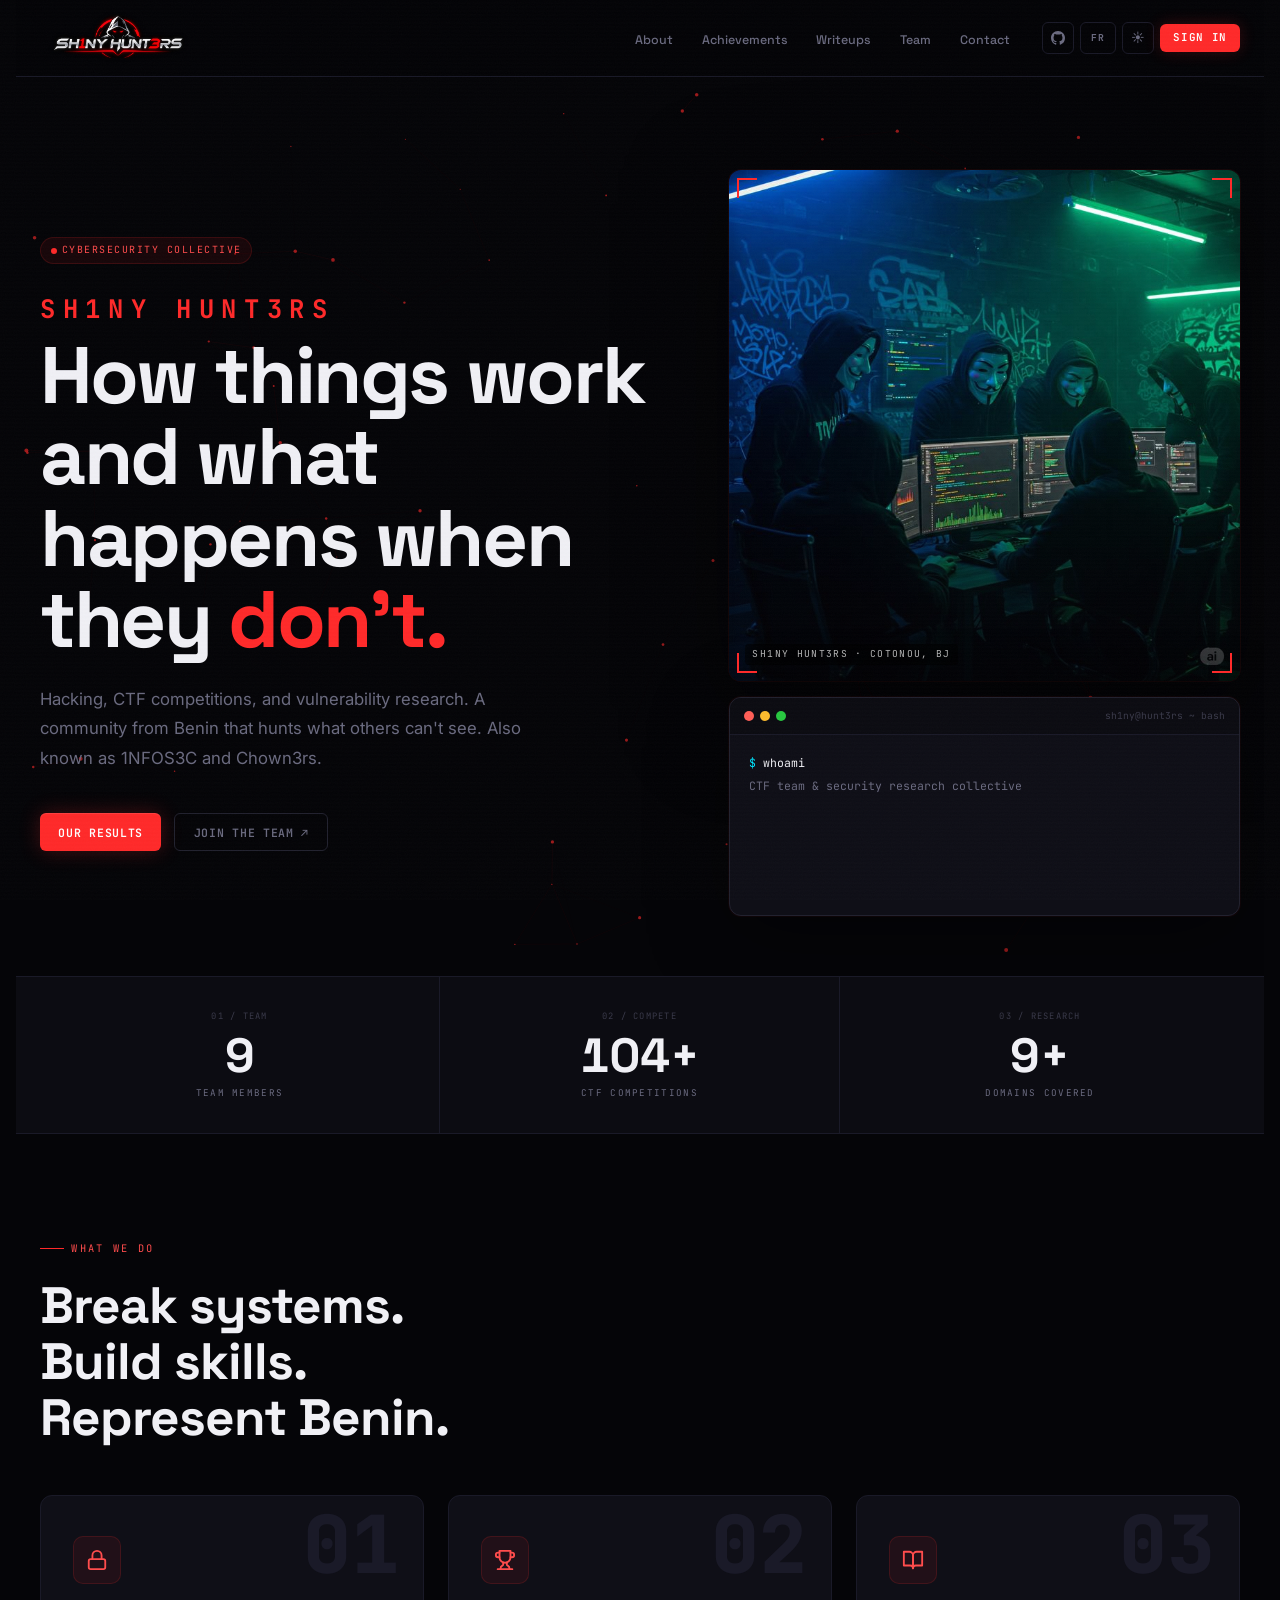
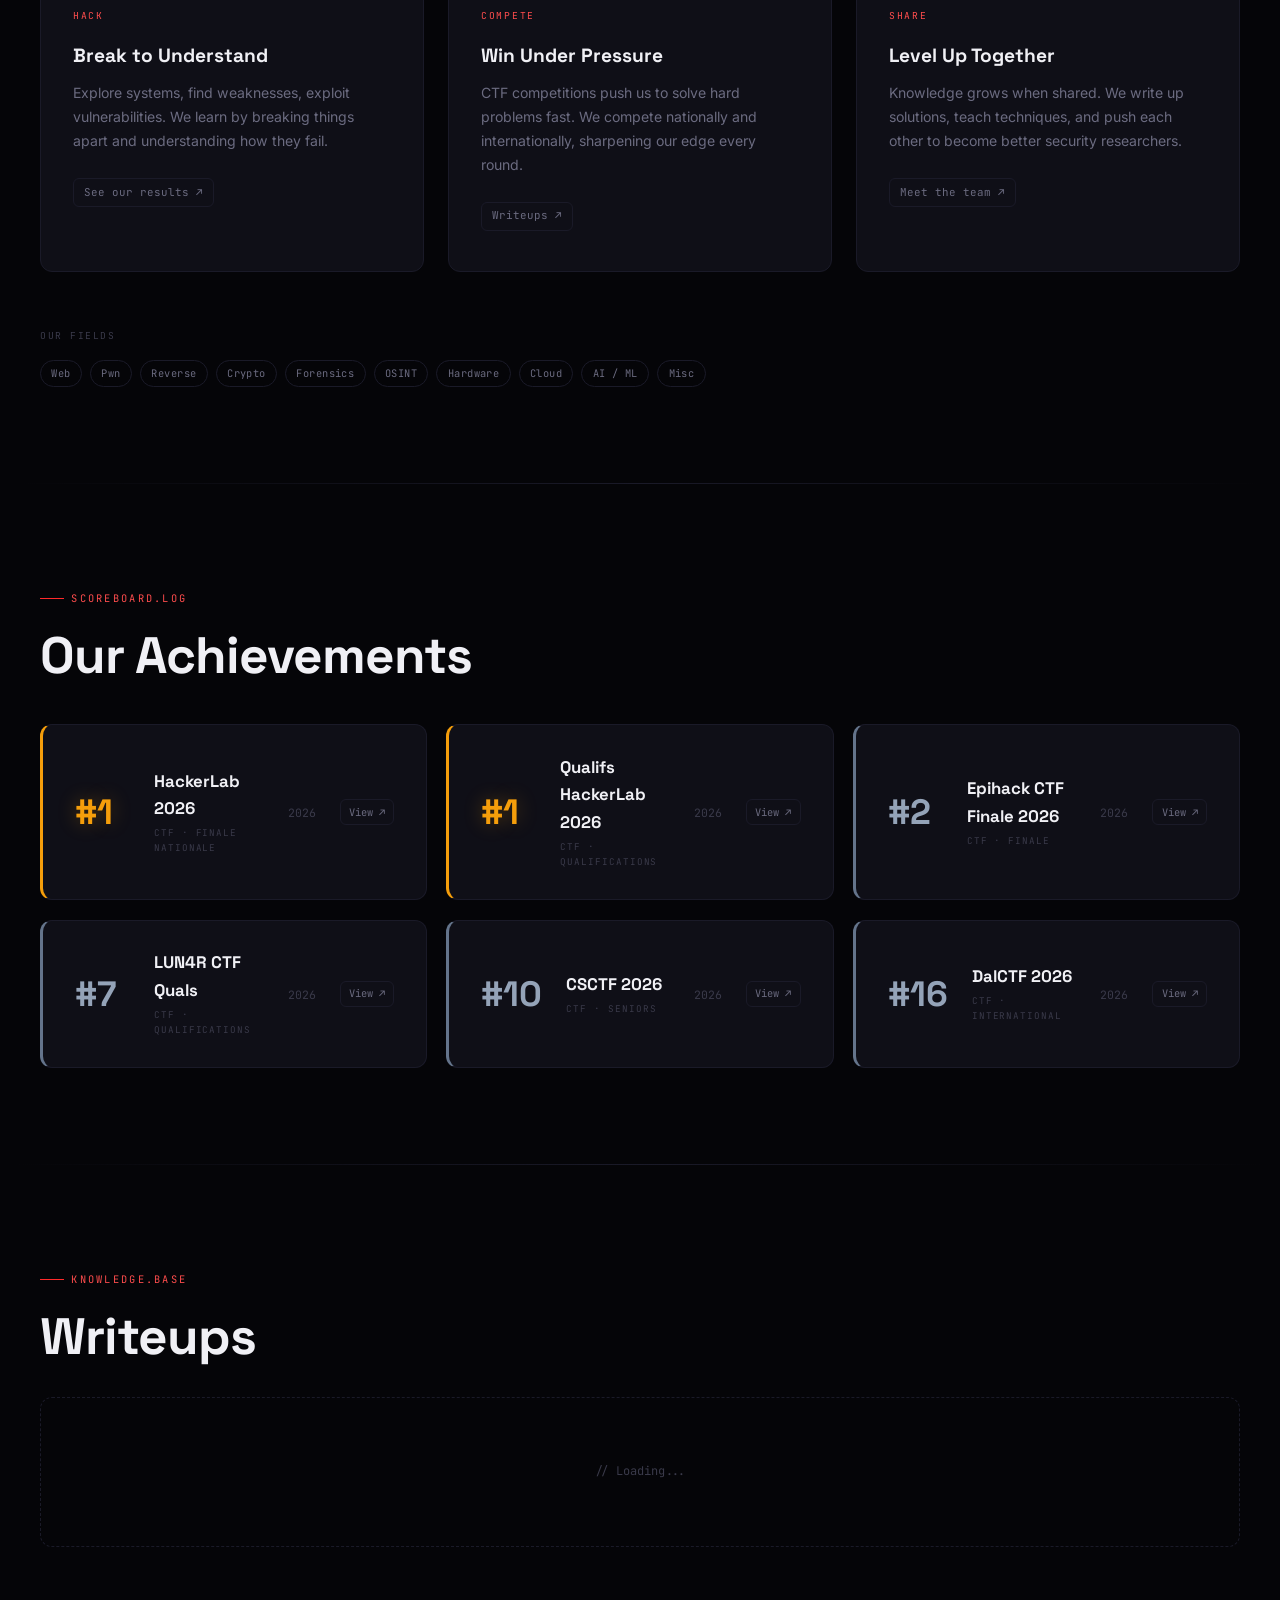
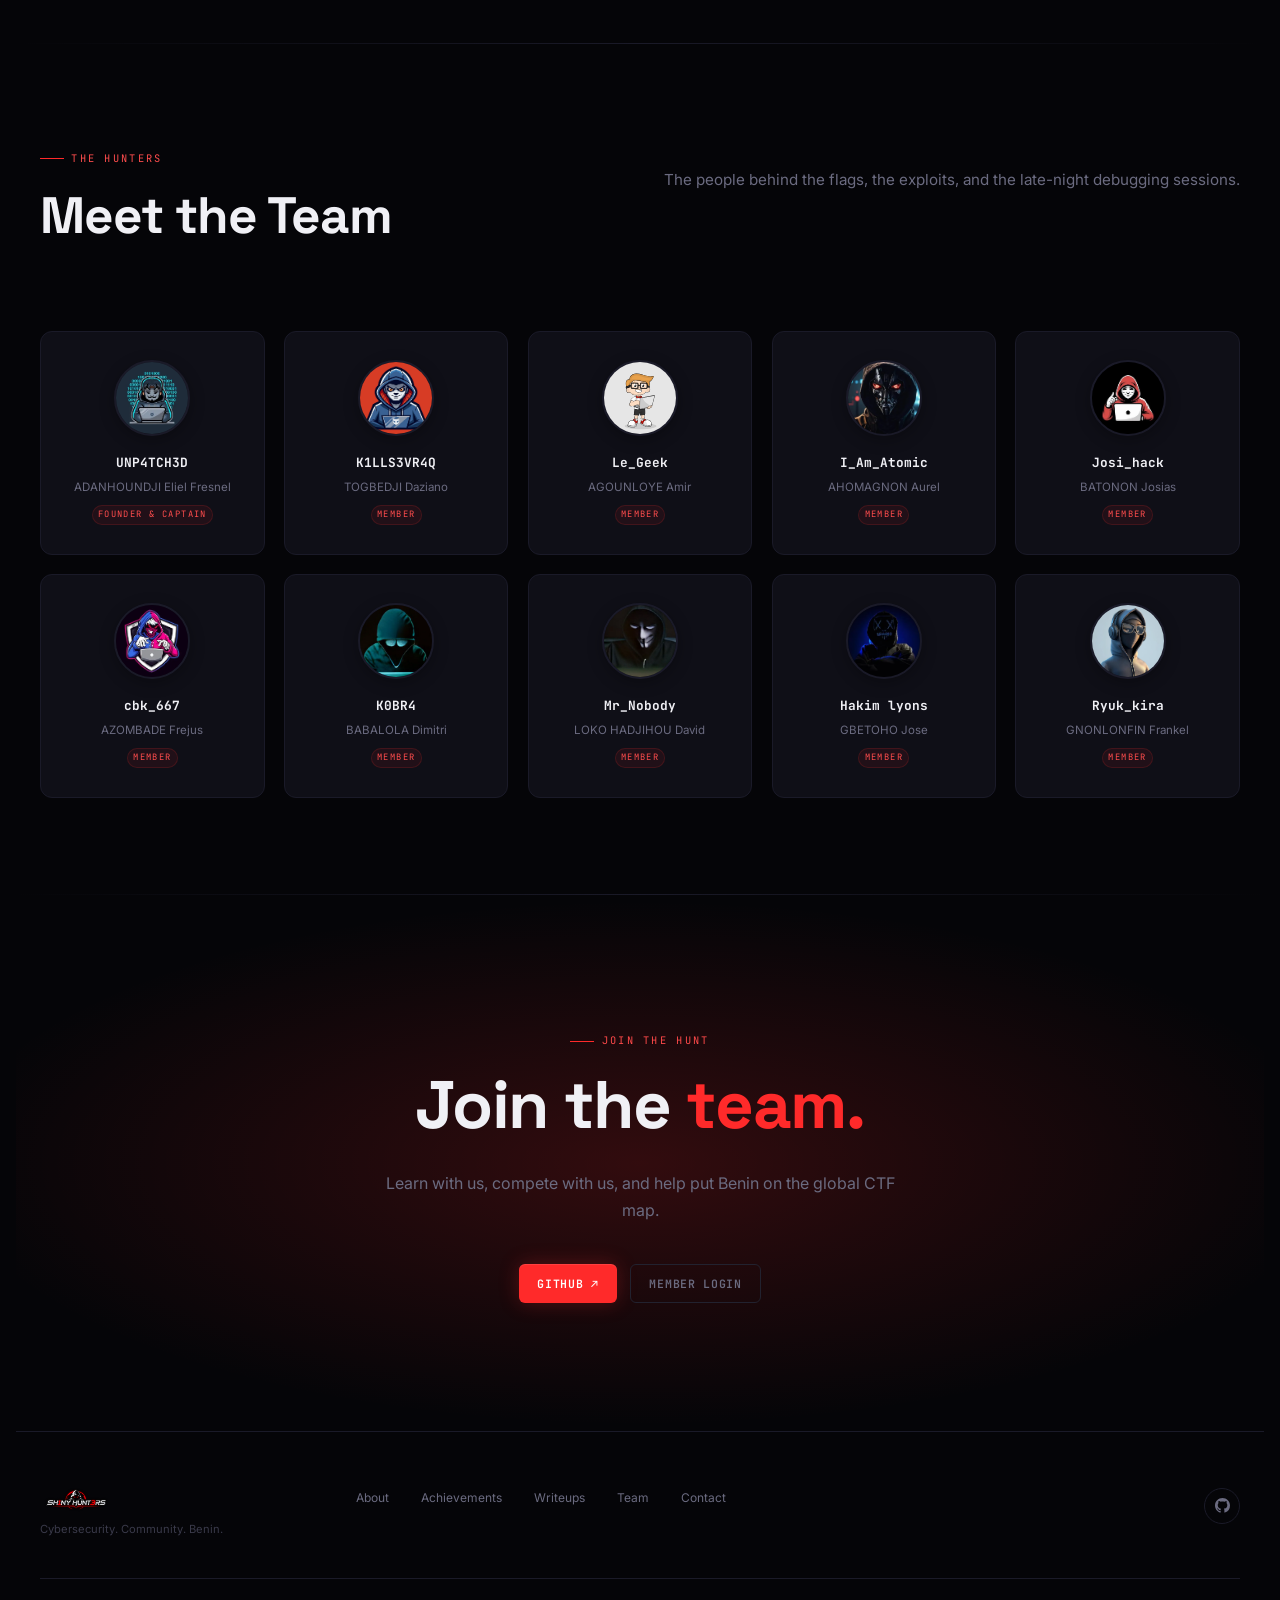
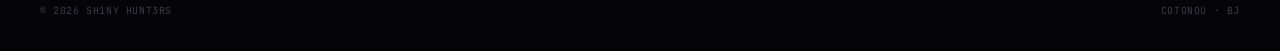
<file: index.html>
<!DOCTYPE html><html lang="en" data-theme="dark"><head><meta charSet="utf-8"/><meta name="viewport" content="width=device-width, initial-scale=1"/><link rel="preload" as="image" href="/logo.png"/><link rel="preload" as="image" href="/hero-visual.jpg"/><link rel="preload" as="image" href="/unp4tch3.webp"/><link rel="preload" as="image" href="/k1lls3vr4q.webp"/><link rel="preload" as="image" href="/legeek.svg"/><link rel="preload" as="image" href="/iamatomic.webp"/><link rel="preload" as="image" href="/josihack.webp"/><link rel="preload" as="image" href="/cbk_667.webp"/><link rel="preload" as="image" href="/k0br4.webp"/><link rel="preload" as="image" href="/mr_nobody.webp"/><link rel="stylesheet" href="/_next/static/chunks/3gpn_yqxqkldi.css" data-precedence="next"/><link rel="preload" as="script" fetchPriority="low" href="/_next/static/chunks/310vm2bl3xxpt.js"/><script src="/_next/static/chunks/1wnov70f88xjy.js" async=""></script><script src="/_next/static/chunks/39_j1bdzreq0m.js" async=""></script><script src="/_next/static/chunks/05qnz-gk_xvrd.js" async=""></script><script src="/_next/static/chunks/turbopack-2u1d16houkiyo.js" async=""></script><script src="/_next/static/chunks/08vh9ytnst1m_.js" async=""></script><script src="/_next/static/chunks/16tgjk5nus-7h.js" async=""></script><script src="/_next/static/chunks/1p9dscm32mptr.js" async=""></script><link rel="preload" href="https://fonts.googleapis.com/css2?family=JetBrains+Mono:wght@400;500;700&amp;family=Space+Grotesk:wght@300;400;500;600;700;800;900&amp;family=Inter:wght@300;400;500;600&amp;display=swap" as="style"/><link rel="preload" as="image" href="/hakim-lyons.webp"/><link rel="preload" as="image" href="/ryuk_kira.webp"/><title>SH1NY HUNT3RS</title><meta name="description" content="SH1NY HUNT3RS — Benin&#x27;s elite CTF team and cybersecurity research collective."/><link rel="icon" href="/favicon.ico?favicon.117ezoe8m31dk.ico" sizes="48x48" type="image/x-icon"/><link rel="stylesheet" href="https://fonts.googleapis.com/css2?family=JetBrains+Mono:wght@400;500;700&amp;family=Space+Grotesk:wght@300;400;500;600;700;800;900&amp;family=Inter:wght@300;400;500;600&amp;display=swap"/><script src="/_next/static/chunks/0cz1d0mv5g_q7.js" noModule=""></script></head><body><div hidden=""><!--$--><!--/$--></div><div class="scanlines"></div><div class="noise"></div><nav><div class="nav-inner"><a class="nav-logo" href="/"><img src="/logo.png" alt="SH1NY HUNT3RS" class="nav-logo-img"/></a><button class="hamburger" aria-label="Menu">☰</button><ul class="nav-links"><li><a href="/#about">About</a></li><li><a href="/#achievements">Achievements</a></li><li><a href="/writeups">Writeups</a></li><li><a href="/#team">Team</a></li><li><a href="/#contact">Contact</a></li></ul><div class="nav-right"><a href="https://github.com/sh1nyhunt3rs" target="_blank" rel="noopener" class="nav-btn" aria-label="GitHub"><svg width="14" height="14" viewBox="0 0 16 16" fill="currentColor"><path d="M8 0C3.58 0 0 3.58 0 8c0 3.54 2.29 6.53 5.47 7.59.4.07.55-.17.55-.38 0-.19-.01-.82-.01-1.49-2.01.37-2.53-.49-2.69-.94-.09-.23-.48-.94-.82-1.13-.28-.15-.68-.52-.01-.53.63-.01 1.08.58 1.23.82.72 1.21 1.87.87 2.33.66.07-.52.28-.87.51-1.07-1.78-.2-3.64-.89-3.64-3.95 0-.87.31-1.59.82-2.15-.08-.2-.36-1.02.08-2.12 0 0 .67-.21 2.2.82.64-.18 1.32-.27 2-.27.68 0 1.36.09 2 .27 1.53-1.04 2.2-.82 2.2-.82.44 1.1.16 1.92.08 2.12.51.56.82 1.27.82 2.15 0 3.07-1.87 3.75-3.65 3.95.29.25.54.73.54 1.48 0 1.07-.01 1.93-.01 2.2 0 .21.15.46.55.38A8.01 8.01 0 0016 8c0-4.42-3.58-8-8-8z"></path></svg></a><button class="nav-btn lang-btn" aria-label="Switch language">FR</button><button class="nav-btn" aria-label="Toggle theme">☀</button><span class="nav-cta">Sign in</span></div></div></nav><section class="hero"><canvas id="heroCanvas"></canvas><div class="container"><div class="hero-layout"><div class="hero-content"><div class="hero-badge"><span class="dot"></span> <!-- -->Cybersecurity Collective</div><h1 class="hero-title"><span class="hero-name">SH1NY HUNT3RS</span>How things work and what happens when they<!-- --> <em>don&#x27;t.</em></h1><p class="hero-sub">Hacking, CTF competitions, and vulnerability research. A community from Benin that hunts what others can&#x27;t see. Also known as 1NFOS3C and Chown3rs.</p><div class="hero-btns"><a href="#achievements" class="btn btn-red">Our results</a><a href="#contact" class="btn btn-outline">Join the team<!-- --> ↗</a></div></div><div class="hero-visual"><div class="hero-frame"><img src="/hero-visual.jpg" alt="SH1NY HUNT3RS" width="800" height="800"/><span class="hero-scan"></span><span class="hero-frame-shade"></span><span class="hero-tick hero-tick-tl"></span><span class="hero-tick hero-tick-tr"></span><span class="hero-tick hero-tick-bl"></span><span class="hero-tick hero-tick-br"></span><span class="hero-frame-label">SH1NY HUNT3RS · Cotonou, BJ</span></div><div class="terminal"><div class="terminal-bar"><div class="terminal-dot r"></div><div class="terminal-dot y"></div><div class="terminal-dot g"></div><span class="terminal-title">sh1ny@hunt3rs ~ bash</span></div><div class="terminal-body"></div></div></div></div></div></section><div class="stats-band"><div class="container"><div class="stat-item"><div class="stat-k">01 / Team</div><div class="stat-num">0</div><div class="stat-label">Team members</div></div><div class="stat-item"><div class="stat-k">02 / Compete</div><div class="stat-num">0<!-- -->+</div><div class="stat-label">CTF competitions</div></div><div class="stat-item"><div class="stat-k">03 / Research</div><div class="stat-num">0<!-- -->+</div><div class="stat-label">Domains covered</div></div></div></div><section class="section" id="about"><div class="container"><div class="eyebrow">What we do</div><h2 class="section-title">Break systems.<br/>Build skills.<br/>Represent Benin.</h2><div class="goals-grid"><div class="goal-card"><div class="goal-num">01</div><div class="goal-icon"><svg width="22" height="22" viewBox="0 0 24 24" fill="none" stroke="currentColor" stroke-width="2" stroke-linecap="round" stroke-linejoin="round"><rect x="3" y="11" width="18" height="11" rx="2"></rect><path d="M7 11V7a5 5 0 0110 0v4"></path></svg></div><div class="goal-tag">HACK</div><h3>Break to Understand</h3><p>Explore systems, find weaknesses, exploit vulnerabilities. We learn by breaking things apart and understanding how they fail.</p><a href="#achievements" class="goal-link">See our results<!-- --> ↗</a></div><div class="goal-card"><div class="goal-num">02</div><div class="goal-icon"><svg width="22" height="22" viewBox="0 0 24 24" fill="none" stroke="currentColor" stroke-width="2" stroke-linecap="round" stroke-linejoin="round"><path d="M6 9H4.5a2.5 2.5 0 010-5H6"></path><path d="M18 9h1.5a2.5 2.5 0 000-5H18"></path><path d="M4 22h16"></path><path d="M10 14.66V17c0 .55-.47.98-.97 1.21C7.85 18.75 7 20.24 7 22"></path><path d="M14 14.66V17c0 .55.47.98.97 1.21C16.15 18.75 17 20.24 17 22"></path><path d="M18 2H6v7a6 6 0 0012 0V2z"></path></svg></div><div class="goal-tag">COMPETE</div><h3>Win Under Pressure</h3><p>CTF competitions push us to solve hard problems fast. We compete nationally and internationally, sharpening our edge every round.</p><a class="goal-link" href="/writeups">Writeups<!-- --> ↗</a></div><div class="goal-card"><div class="goal-num">03</div><div class="goal-icon"><svg width="22" height="22" viewBox="0 0 24 24" fill="none" stroke="currentColor" stroke-width="2" stroke-linecap="round" stroke-linejoin="round"><path d="M2 3h6a4 4 0 014 4v14a3 3 0 00-3-3H2z"></path><path d="M22 3h-6a4 4 0 00-4 4v14a3 3 0 013-3h7z"></path></svg></div><div class="goal-tag">SHARE</div><h3>Level Up Together</h3><p>Knowledge grows when shared. We write up solutions, teach techniques, and push each other to become better security researchers.</p><a href="#team" class="goal-link">Meet the team<!-- --> ↗</a></div></div><div class="domains"><div class="domains-label">Our fields</div><div class="domain-tags"><span class="domain-tag">Web</span><span class="domain-tag">Pwn</span><span class="domain-tag">Reverse</span><span class="domain-tag">Crypto</span><span class="domain-tag">Forensics</span><span class="domain-tag">OSINT</span><span class="domain-tag">Hardware</span><span class="domain-tag">Cloud</span><span class="domain-tag">AI / ML</span><span class="domain-tag">Misc</span></div></div></div></section><hr class="divider"/><section class="section" id="achievements"><div class="container"><div class="eyebrow">scoreboard.log</div><h2 class="section-title">Our Achievements</h2><div class="achieve-cards"><div class="achieve-card gold"><div class="achieve-rank gold">#1</div><div class="achieve-info"><div class="achieve-name">HackerLab 2026</div><div class="achieve-type">CTF · Finale nationale</div></div><div class="achieve-year">2026</div><a class="achieve-link" href="https://ctf.hackerlab.bj/scoreboard" target="_blank" rel="noopener">View<!-- --> ↗</a></div><div class="achieve-card gold"><div class="achieve-rank gold">#1</div><div class="achieve-info"><div class="achieve-name">Qualifs HackerLab 2026</div><div class="achieve-type">CTF · Qualifications</div></div><div class="achieve-year">2026</div><a class="achieve-link" href="https://asin.bj/article/75/hackerlab-2026-equipes-qualifiees/" target="_blank" rel="noopener">View<!-- --> ↗</a></div><div class="achieve-card silver"><div class="achieve-rank silver">#2</div><div class="achieve-info"><div class="achieve-name">Epihack CTF Finale 2026</div><div class="achieve-type">CTF · Finale</div></div><div class="achieve-year">2026</div><a class="achieve-link" href="https://epihack.site/" target="_blank" rel="noopener">View<!-- --> ↗</a></div><div class="achieve-card silver"><div class="achieve-rank silver">#7</div><div class="achieve-info"><div class="achieve-name">LUN4R CTF Quals</div><div class="achieve-type">CTF · Qualifications</div></div><div class="achieve-year">2026</div><a class="achieve-link" href="https://ctftime.org/event/3435" target="_blank" rel="noopener">View<!-- --> ↗</a></div><div class="achieve-card silver"><div class="achieve-rank silver">#10</div><div class="achieve-info"><div class="achieve-name">CSCTF 2026</div><div class="achieve-type">CTF · Seniors</div></div><div class="achieve-year">2026</div><a class="achieve-link" href="https://2026.chronos-security.ro/scoreboard" target="_blank" rel="noopener">View<!-- --> ↗</a></div><div class="achieve-card silver"><div class="achieve-rank silver">#16</div><div class="achieve-info"><div class="achieve-name">DalCTF 2026</div><div class="achieve-type">CTF · International</div></div><div class="achieve-year">2026</div><a class="achieve-link" href="https://ctftime.org/event/3320" target="_blank" rel="noopener">View<!-- --> ↗</a></div></div></div></section><hr class="divider"/><section class="section" id="writeups"><div class="container"><div class="eyebrow">knowledge.base</div><h2 class="section-title">Writeups</h2><div class="writeups-empty">// Loading...</div></div></section><hr class="divider"/><section class="section" id="team"><div class="container"><div class="eyebrow">The Hunters</div><div class="team-intro"><h2 class="section-title">Meet the Team</h2><div class="team-intro-text"><p>The people behind the flags, the exploits, and the late-night debugging sessions.</p></div></div><div class="team-grid"><div class="member"><div class="member-avatar"><img src="/unp4tch3.webp" alt="UNP4TCH3D"/></div><div class="member-pseudo">UNP4TCH3D</div><div class="member-name">ADANHOUNDJI Eliel Fresnel</div><div class="member-role">Founder &amp; Captain</div></div><div class="member"><div class="member-avatar"><img src="/k1lls3vr4q.webp" alt="K1LLS3VR4Q"/></div><div class="member-pseudo">K1LLS3VR4Q</div><div class="member-name">TOGBEDJI Daziano</div><div class="member-role">Member</div></div><div class="member"><div class="member-avatar"><img src="/legeek.svg" alt="Le_Geek"/></div><div class="member-pseudo">Le_Geek</div><div class="member-name">AGOUNLOYE Amir</div><div class="member-role">Member</div></div><div class="member"><div class="member-avatar"><img src="/iamatomic.webp" alt="I_Am_Atomic"/></div><div class="member-pseudo">I_Am_Atomic</div><div class="member-name">AHOMAGNON Aurel</div><div class="member-role">Member</div></div><div class="member"><div class="member-avatar"><img src="/josihack.webp" alt="Josi_hack"/></div><div class="member-pseudo">Josi_hack</div><div class="member-name">BATONON Josias</div><div class="member-role">Member</div></div><div class="member"><div class="member-avatar"><img src="/cbk_667.webp" alt="cbk_667"/></div><div class="member-pseudo">cbk_667</div><div class="member-name">AZOMBADE Frejus</div><div class="member-role">Member</div></div><div class="member"><div class="member-avatar"><img src="/k0br4.webp" alt="K0BR4"/></div><div class="member-pseudo">K0BR4</div><div class="member-name">BABALOLA Dimitri</div><div class="member-role">Member</div></div><div class="member"><div class="member-avatar"><img src="/mr_nobody.webp" alt="Mr_Nobody"/></div><div class="member-pseudo">Mr_Nobody</div><div class="member-name">LOKO HADJIHOU David</div><div class="member-role">Member</div></div><div class="member"><div class="member-avatar"><img src="/hakim-lyons.webp" alt="Hakim lyons"/></div><div class="member-pseudo">Hakim lyons</div><div class="member-name">GBETOHO Jose</div><div class="member-role">Member</div></div><div class="member"><div class="member-avatar"><img src="/ryuk_kira.webp" alt="Ryuk_kira"/></div><div class="member-pseudo">Ryuk_kira</div><div class="member-name">GNONLONFIN Frankel</div><div class="member-role">Member</div></div></div></div></section><hr class="divider"/><section class="cta-section" id="contact"><div class="container"><div class="eyebrow" style="justify-content:center">Join the hunt</div><h2>Join the<!-- --> <em>team.</em></h2><p>Learn with us, compete with us, and help put Benin on the global CTF map.</p><div class="cta-btns"><a href="https://github.com/sh1nyhunt3rs" target="_blank" rel="noopener" class="btn btn-red">GitHub ↗</a><button class="btn btn-outline">Member login</button></div></div></section><footer><div class="container"><div class="foot-grid"><div class="foot-brand-block"><img src="/logo.png" alt="SH1NY HUNT3RS" class="foot-logo"/><div class="foot-tagline">Cybersecurity. Community. Benin.</div></div><div class="foot-nav"><a href="/#about">About</a><a href="/#achievements">Achievements</a><a href="/writeups">Writeups</a><a href="/#team">Team</a><a href="/#contact">Contact</a></div><div class="foot-socials"><a href="https://github.com/sh1nyhunt3rs" target="_blank" rel="noopener" class="foot-social" aria-label="GitHub"><svg viewBox="0 0 16 16"><path d="M8 0C3.58 0 0 3.58 0 8c0 3.54 2.29 6.53 5.47 7.59.4.07.55-.17.55-.38 0-.19-.01-.82-.01-1.49-2.01.37-2.53-.49-2.69-.94-.09-.23-.48-.94-.82-1.13-.28-.15-.68-.52-.01-.53.63-.01 1.08.58 1.23.82.72 1.21 1.87.87 2.33.66.07-.52.28-.87.51-1.07-1.78-.2-3.64-.89-3.64-3.95 0-.87.31-1.59.82-2.15-.08-.2-.36-1.02.08-2.12 0 0 .67-.21 2.2.82.64-.18 1.32-.27 2-.27.68 0 1.36.09 2 .27 1.53-1.04 2.2-.82 2.2-.82.44 1.1.16 1.92.08 2.12.51.56.82 1.27.82 2.15 0 3.07-1.87 3.75-3.65 3.95.29.25.54.73.54 1.48 0 1.07-.01 1.93-.01 2.2 0 .21.15.46.55.38A8.01 8.01 0 0016 8c0-4.42-3.58-8-8-8z"></path></svg></a></div></div><div class="foot-bottom"><span>© 2026 SH1NY HUNT3RS</span><span>COTONOU · BJ</span></div></div></footer><!--$--><!--/$--><script id="_R_">(globalThis["TURBOPACK"] || (globalThis["TURBOPACK"] = [])).push({"otherChunks":["static/chunks/310vm2bl3xxpt.js","static/chunks/1wnov70f88xjy.js","static/chunks/39_j1bdzreq0m.js","static/chunks/05qnz-gk_xvrd.js"],"runtimeModuleIds":[94553]});</script><script src="/_next/static/chunks/310vm2bl3xxpt.js" async=""></script><script>(self.__next_f=self.__next_f||[]).push([0])</script><script>self.__next_f.push([1,"1:\"$Sreact.fragment\"\n2:\"/_next/static/chunks/08vh9ytnst1m_.js\"\n3:I[30824,[\"$2\"],\"default\"]\n4:I[39756,[\"$2\"],\"default\"]\n5:I[37457,[\"$2\"],\"default\"]\n7:\"/_next/static/chunks/16tgjk5nus-7h.js\"\n8:\"/_next/static/chunks/1p9dscm32mptr.js\"\n9:I[45678,[\"$2\",\"$7\",\"$8\"],\"default\"]\na:I[4507,[\"$2\",\"$7\",\"$8\"],\"default\"]\nb:I[92019,[\"$2\",\"$7\",\"$8\"],\"default\"]\nc:I[4532,[\"$2\",\"$7\",\"$8\"],\"default\"]\nd:I[70051,[\"$2\",\"$7\",\"$8\"],\"default\"]\ne:I[63694,[\"$2\",\"$7\",\"$8\"],\"default\"]\nf:I[90379,[\"$2\",\"$7\",\"$8\"],\"default\"]\n10:I[3712,[\"$2\",\"$7\",\"$8\"],\"default\"]\n11:I[89657,[\"$2\",\"$7\",\"$8\"],\"default\"]\n12:I[13642,[\"$2\",\"$7\",\"$8\"],\"default\"]\n13:I[97367,[\"$2\"],\"OutletBoundary\"]\n14:\"$Sreact.suspense\"\n16:\"ViewportBoundary\"\n17:I[97367,[\"$2\"],\"$16\"]\n19:\"MetadataBoundary\"\n1a:I[97367,[\"$2\"],\"$19\"]\n1c:I[68027,[\"$2\"],\"default\",1]\n:HL[\"/_next/static/chunks/3gpn_yqxqkldi.css\",\"style\"]\n:HL[\"https://fonts.googleapis.com/css2?family=JetBrains+Mono:wght@400;500;700\u0026family=Space+Grotesk:wght@300;400;500;600;700;800;900\u0026family=Inter:wght@300;400;500;600\u0026display=swap\",\"style\"]\n6:[[\"children\",{\"s\":\"__PAGE__\",\"h\":512,\"d\":{\"r\":[\"$\",\"$1\",\"c\",{\"children\":[[[\"$\",\"$L9\",null,{}],[\"$\",\"$La\",null,{}],[\"$\",\"$Lb\",null,{}],[\"$\",\"$Lc\",null,{\"stats\":[{\"k\":\"01 / Team\",\"count\":10,\"labelKey\":\"stats.members\"},{\"k\":\"02 / Compete\",\"count\":115,\"suffix\":\"+\",\"labelKey\":\"stats.ctfs\"},{\"k\":\"03 / Research\",\"count\":10,\"suffix\":\"+\",\"labelKey\":\"stats.domains\"}]}],[\"$\",\"$Ld\",null,{}],[\"$\",\"hr\",null,{\"className\":\"divider\"}],[\"$\",\"$Le\",null,{}],[\"$\",\"hr\",null,{\"className\":\"divider\"}],[\"$\",\"$Lf\",null,{}],[\"$\",\"hr\",null,{\"className\":\"divider\"}],[\"$\",\"$L10\",null,{}],[\"$\",\"hr\",null,{\"className\":\"divider\"}],[\"$\",\"$L11\",null,{}],[\"$\",\"$L12\",null,{}]],[[\"$\",\"script\",\"script-0\",{\"src\":\"/_next/static/chunks/16tgjk5nus-7h.js\",\"async\":true,\"nonce\":\"$undefined\"}],[\"$\",\"script\",\"script-1\",{\"src\":\"/_next/static/chunks/1p9dscm32mptr.js\",\"async\":true,\"nonce\":\"$undefined\"}]],[\"$\",\"$L13\",null,{\"children\":[\"$\",\"$14\",null,{\"name\":\"Next.MetadataOutlet\",\"children\":\"$@15\"}]}]]}],\"p\":false,\"v\":null}}]]\n"])</script><script>self.__next_f.push([1,"0:{\"P\":null,\"c\":[\"\",\"\"],\"q\":\"\",\"i\":false,\"t\":{\"t\":{\"s\":\"\",\"h\":528,\"d\":{\"r\":[\"$\",\"$1\",\"c\",{\"children\":[[[\"$\",\"link\",\"0\",{\"rel\":\"stylesheet\",\"href\":\"/_next/static/chunks/3gpn_yqxqkldi.css\",\"precedence\":\"next\",\"crossOrigin\":\"$undefined\",\"nonce\":\"$undefined\"}],[\"$\",\"script\",\"script-0\",{\"src\":\"/_next/static/chunks/08vh9ytnst1m_.js\",\"async\":true,\"nonce\":\"$undefined\"}]],[\"$\",\"html\",null,{\"lang\":\"en\",\"data-theme\":\"dark\",\"children\":[[\"$\",\"head\",null,{\"children\":[\"$\",\"link\",null,{\"rel\":\"stylesheet\",\"href\":\"https://fonts.googleapis.com/css2?family=JetBrains+Mono:wght@400;500;700\u0026family=Space+Grotesk:wght@300;400;500;600;700;800;900\u0026family=Inter:wght@300;400;500;600\u0026display=swap\"}]}],[\"$\",\"body\",null,{\"children\":[[\"$\",\"div\",null,{\"className\":\"scanlines\"}],[\"$\",\"div\",null,{\"className\":\"noise\"}],[\"$\",\"$L3\",null,{\"children\":[\"$\",\"$L4\",null,{\"parallelRouterKey\":\"children\",\"error\":\"$undefined\",\"errorStyles\":\"$undefined\",\"errorScripts\":\"$undefined\",\"template\":[\"$\",\"$L5\",null,{}],\"templateStyles\":\"$undefined\",\"templateScripts\":\"$undefined\",\"notFound\":[[[\"$\",\"title\",null,{\"children\":\"404: This page could not be found.\"}],[\"$\",\"div\",null,{\"style\":{\"fontFamily\":\"system-ui,\\\"Segoe UI\\\",Roboto,Helvetica,Arial,sans-serif,\\\"Apple Color Emoji\\\",\\\"Segoe UI Emoji\\\"\",\"height\":\"100vh\",\"textAlign\":\"center\",\"display\":\"flex\",\"flexDirection\":\"column\",\"alignItems\":\"center\",\"justifyContent\":\"center\"},\"children\":[\"$\",\"div\",null,{\"children\":[[\"$\",\"style\",null,{\"dangerouslySetInnerHTML\":{\"__html\":\"body{color:#000;background:#fff;margin:0}.next-error-h1{border-right:1px solid rgba(0,0,0,.3)}@media (prefers-color-scheme:dark){body{color:#fff;background:#000}.next-error-h1{border-right:1px solid rgba(255,255,255,.3)}}\"}}],[\"$\",\"h1\",null,{\"className\":\"next-error-h1\",\"style\":{\"display\":\"inline-block\",\"margin\":\"0 20px 0 0\",\"padding\":\"0 23px 0 0\",\"fontSize\":24,\"fontWeight\":500,\"verticalAlign\":\"top\",\"lineHeight\":\"49px\"},\"children\":404}],[\"$\",\"div\",null,{\"style\":{\"display\":\"inline-block\"},\"children\":[\"$\",\"h2\",null,{\"style\":{\"fontSize\":14,\"fontWeight\":400,\"lineHeight\":\"49px\",\"margin\":0},\"children\":\"This page could not be found.\"}]}]]}]}]],[]],\"forbidden\":\"$undefined\",\"unauthorized\":\"$undefined\"}]}]]}]]}]]}],\"p\":false,\"v\":null},\"c\":\"$Q6\"},\"h\":{\"r\":[\"$\",\"$1\",\"h\",{\"children\":[null,[\"$\",\"$L17\",null,{\"children\":\"$L18\"}],[\"$\",\"$L1a\",null,{\"children\":[[\"$\",\"div\",null,{\"hidden\":true,\"children\":[\"$\",\"$14\",null,{\"name\":\"Next.Metadata\",\"children\":\"$L1b\"}]}],null]}],null]}],\"p\":false,\"v\":null}},\"m\":\"$undefined\",\"G\":[\"$1c\",[[\"$\",\"link\",\"0\",{\"rel\":\"stylesheet\",\"href\":\"/_next/static/chunks/3gpn_yqxqkldi.css\",\"precedence\":\"next\",\"crossOrigin\":\"$undefined\",\"nonce\":\"$undefined\"}]]],\"S\":true,\"r\":\"$undefined\",\"s\":\"$undefined\",\"a\":\"$undefined\",\"l\":\"$undefined\",\"p\":\"$undefined\",\"d\":\"$undefined\",\"b\":\"Gi6nNYlzkaM8hhusUJeQo\"}\n"])</script><script>self.__next_f.push([1,"18:[[\"$\",\"meta\",\"0\",{\"charSet\":\"utf-8\"}],[\"$\",\"meta\",\"1\",{\"name\":\"viewport\",\"content\":\"width=device-width, initial-scale=1\"}]]\n"])</script><script>self.__next_f.push([1,"1d:I[27201,[\"$2\"],\"IconMark\"]\n15:null\n1b:[[\"$\",\"title\",\"0\",{\"children\":\"SH1NY HUNT3RS\"}],[\"$\",\"meta\",\"1\",{\"name\":\"description\",\"content\":\"SH1NY HUNT3RS — Benin's elite CTF team and cybersecurity research collective.\"}],[\"$\",\"link\",\"2\",{\"rel\":\"icon\",\"href\":\"/favicon.ico?favicon.117ezoe8m31dk.ico\",\"sizes\":\"48x48\",\"type\":\"image/x-icon\"}],[\"$\",\"$L1d\",\"3\",{}]]\n"])</script></body></html>
</file>
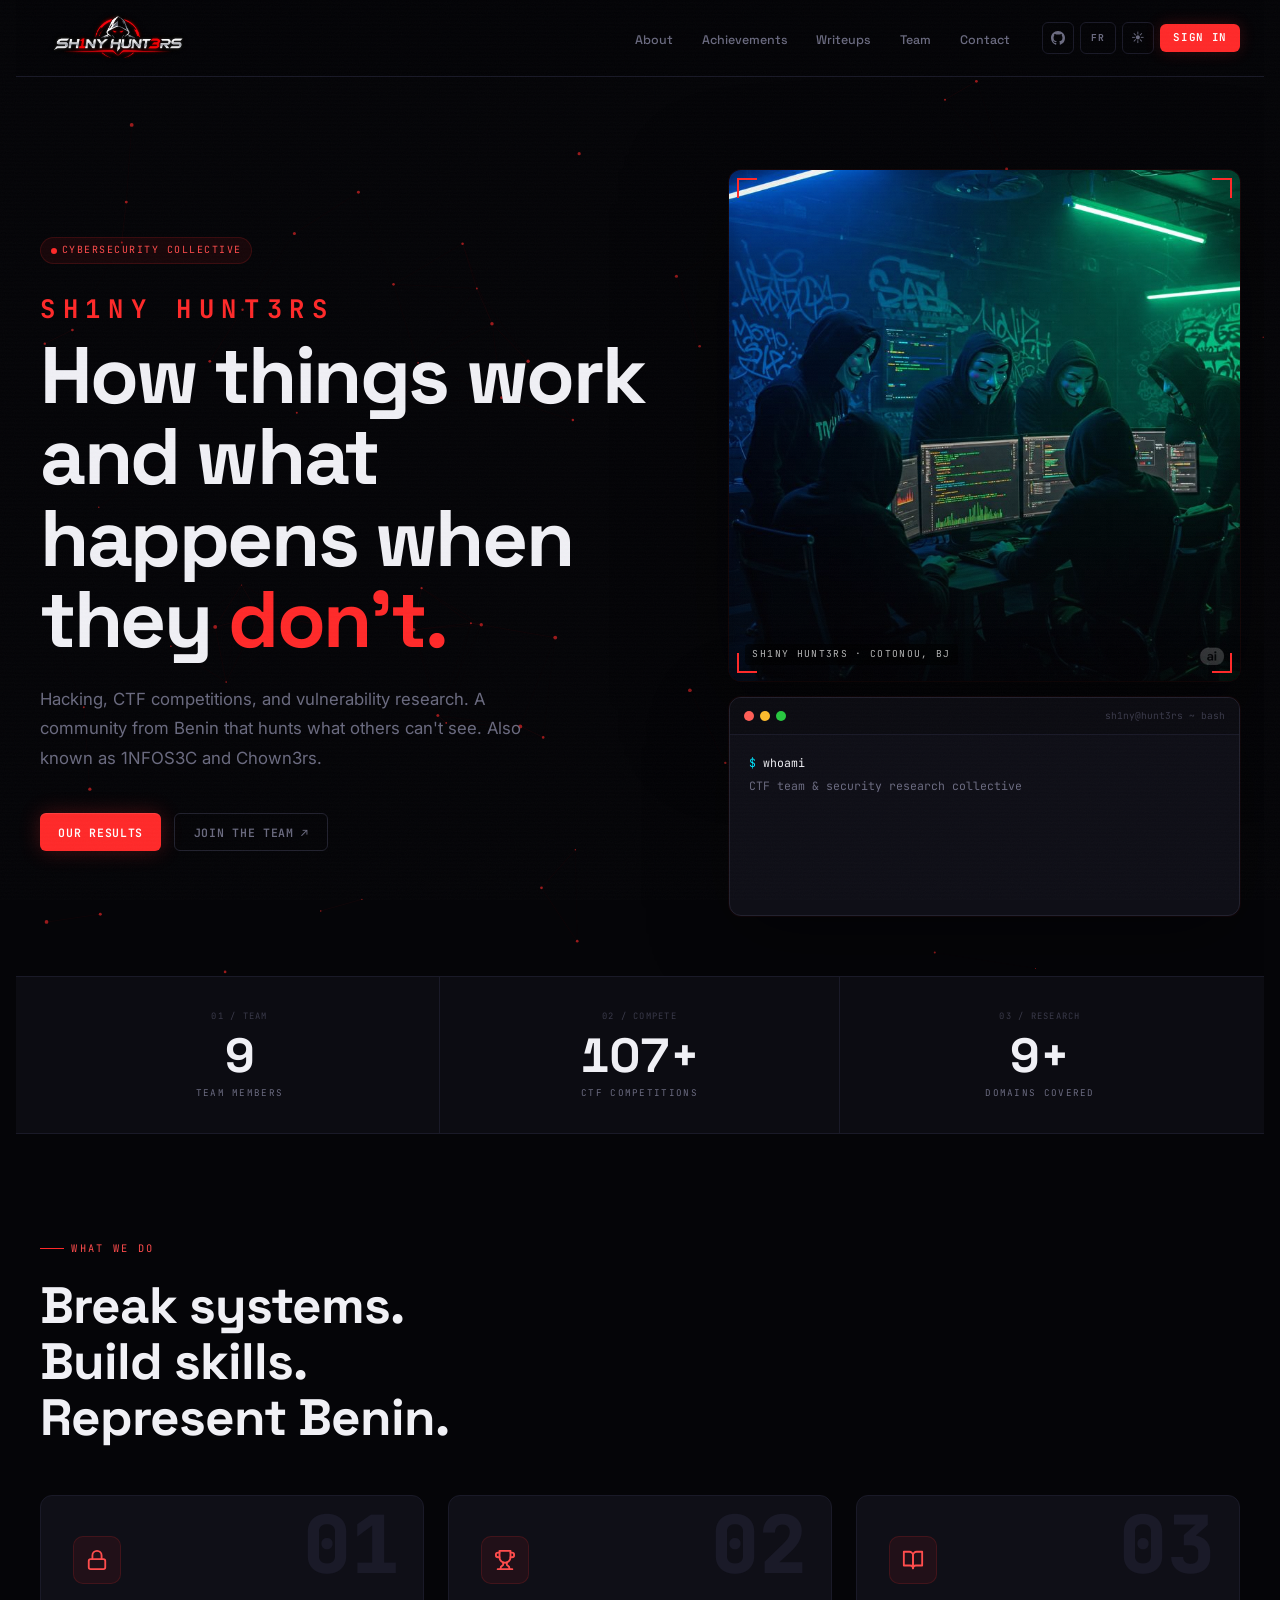
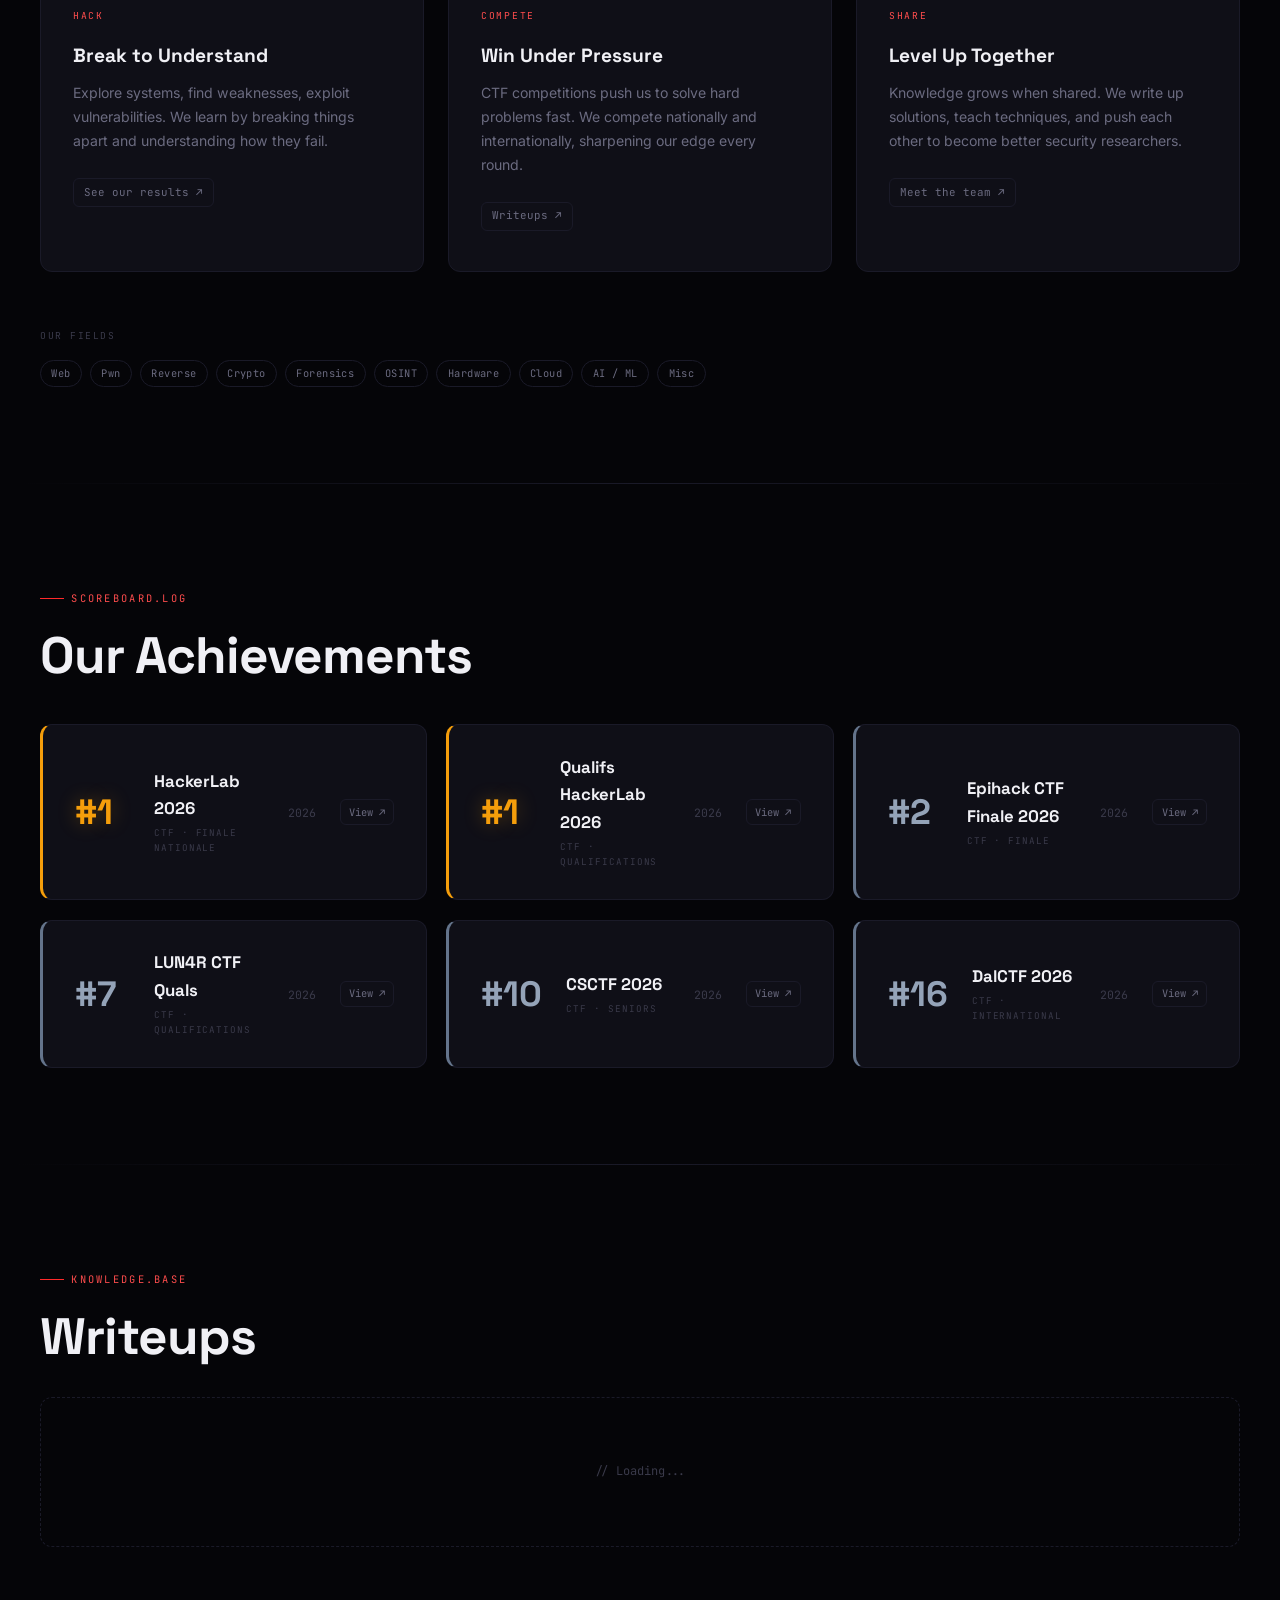
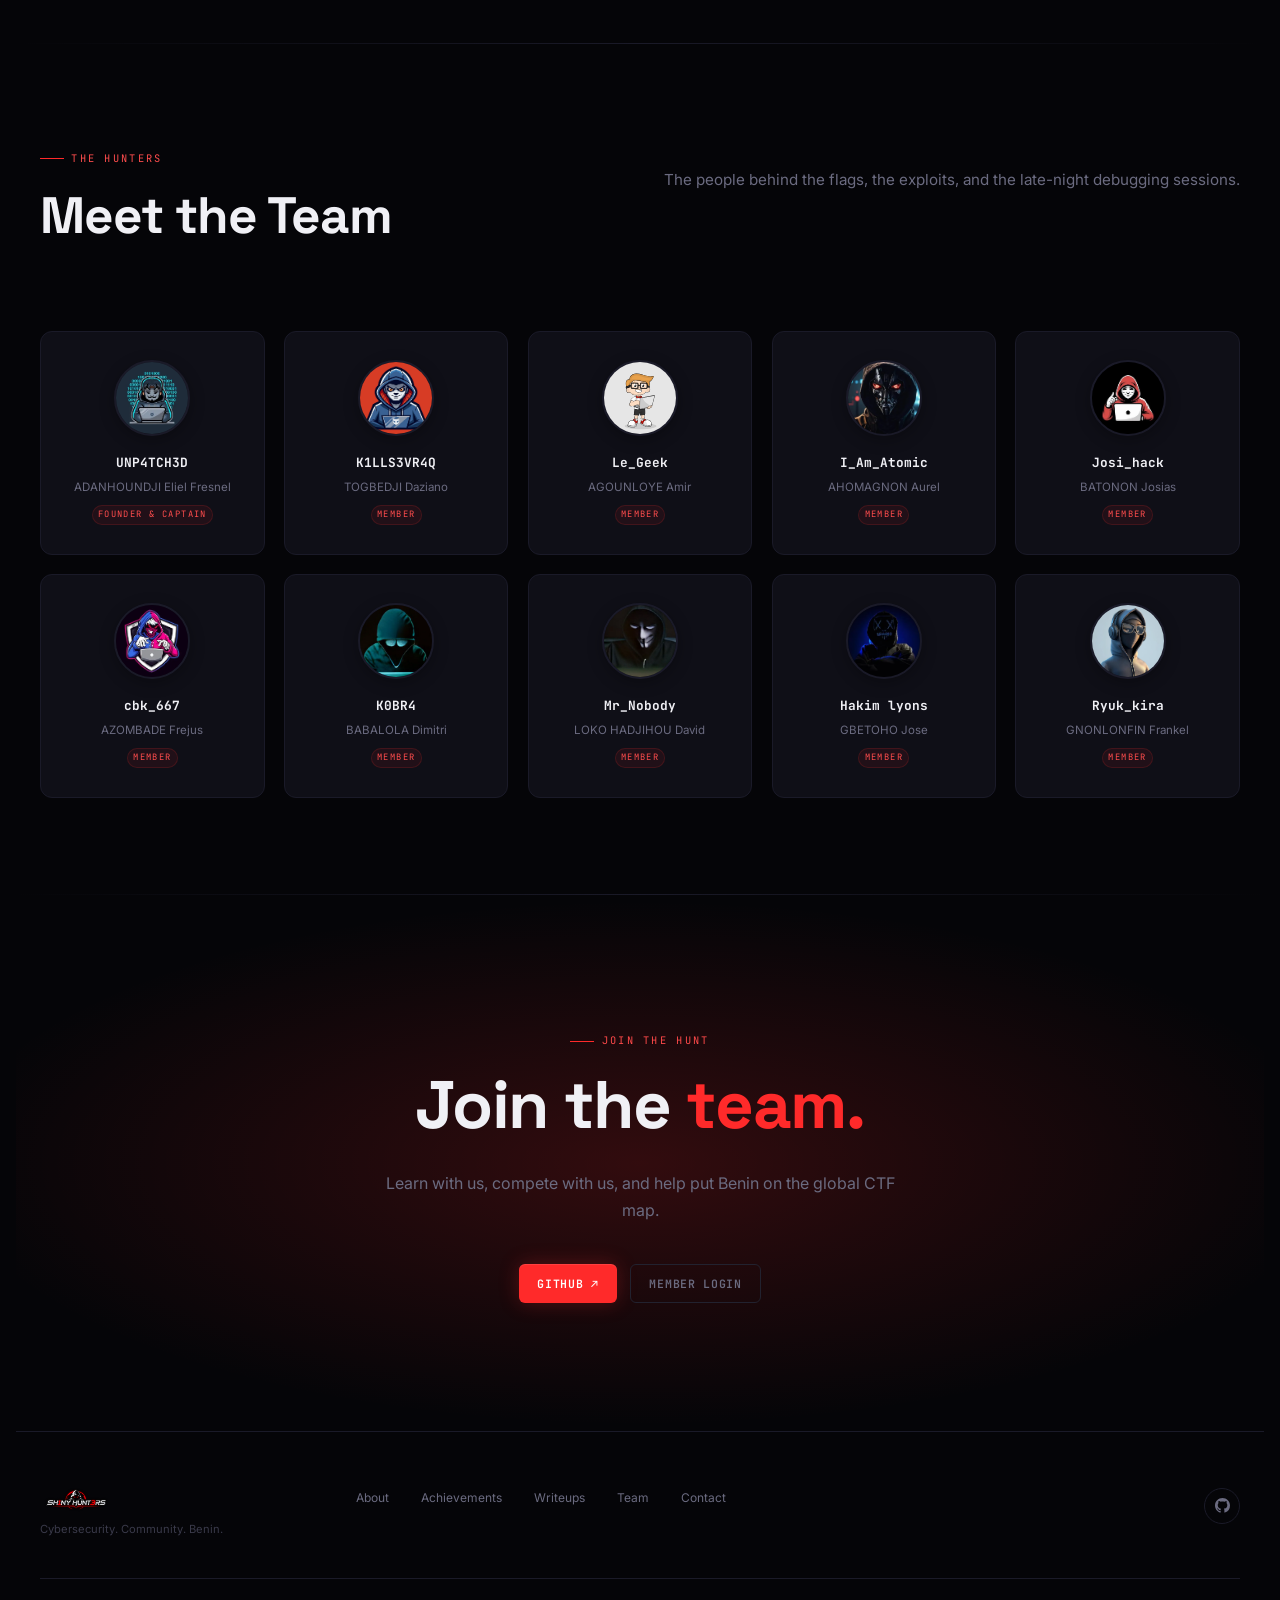
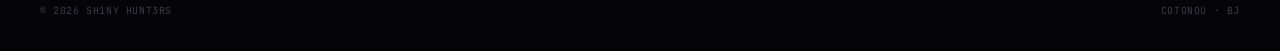
<file: dashboard.html>
<!DOCTYPE html><html lang="en" data-theme="dark"><head><meta charSet="utf-8"/><meta name="viewport" content="width=device-width, initial-scale=1"/><link rel="preload" as="image" href="/logo.png"/><link rel="stylesheet" href="/_next/static/chunks/3gpn_yqxqkldi.css" data-precedence="next"/><link rel="preload" as="script" fetchPriority="low" href="/_next/static/chunks/310vm2bl3xxpt.js"/><script src="/_next/static/chunks/1wnov70f88xjy.js" async=""></script><script src="/_next/static/chunks/39_j1bdzreq0m.js" async=""></script><script src="/_next/static/chunks/05qnz-gk_xvrd.js" async=""></script><script src="/_next/static/chunks/turbopack-2u1d16houkiyo.js" async=""></script><script src="/_next/static/chunks/08vh9ytnst1m_.js" async=""></script><script src="/_next/static/chunks/2bf0ipjqq9bm1.js" async=""></script><script src="/_next/static/chunks/1p9dscm32mptr.js" async=""></script><link rel="preload" href="https://fonts.googleapis.com/css2?family=JetBrains+Mono:wght@400;500;700&amp;family=Space+Grotesk:wght@300;400;500;600;700;800;900&amp;family=Inter:wght@300;400;500;600&amp;display=swap" as="style"/><title>SH1NY HUNT3RS</title><meta name="description" content="SH1NY HUNT3RS — Benin&#x27;s elite CTF team and cybersecurity research collective."/><link rel="icon" href="/favicon.ico?favicon.117ezoe8m31dk.ico" sizes="48x48" type="image/x-icon"/><link rel="stylesheet" href="https://fonts.googleapis.com/css2?family=JetBrains+Mono:wght@400;500;700&amp;family=Space+Grotesk:wght@300;400;500;600;700;800;900&amp;family=Inter:wght@300;400;500;600&amp;display=swap"/><script src="/_next/static/chunks/0cz1d0mv5g_q7.js" noModule=""></script></head><body><div hidden=""><!--$--><!--/$--></div><div class="scanlines"></div><div class="noise"></div><nav><div class="nav-inner"><a class="nav-logo" href="/"><img src="/logo.png" alt="SH1NY HUNT3RS" class="nav-logo-img"/></a><button class="hamburger" aria-label="Menu">☰</button><ul class="nav-links"><li><a href="/#about">About</a></li><li><a href="/#achievements">Achievements</a></li><li><a href="/writeups">Writeups</a></li><li><a href="/#team">Team</a></li><li><a href="/#contact">Contact</a></li></ul><div class="nav-right"><a href="https://github.com/sh1nyhunt3rs" target="_blank" rel="noopener" class="nav-btn" aria-label="GitHub"><svg width="14" height="14" viewBox="0 0 16 16" fill="currentColor"><path d="M8 0C3.58 0 0 3.58 0 8c0 3.54 2.29 6.53 5.47 7.59.4.07.55-.17.55-.38 0-.19-.01-.82-.01-1.49-2.01.37-2.53-.49-2.69-.94-.09-.23-.48-.94-.82-1.13-.28-.15-.68-.52-.01-.53.63-.01 1.08.58 1.23.82.72 1.21 1.87.87 2.33.66.07-.52.28-.87.51-1.07-1.78-.2-3.64-.89-3.64-3.95 0-.87.31-1.59.82-2.15-.08-.2-.36-1.02.08-2.12 0 0 .67-.21 2.2.82.64-.18 1.32-.27 2-.27.68 0 1.36.09 2 .27 1.53-1.04 2.2-.82 2.2-.82.44 1.1.16 1.92.08 2.12.51.56.82 1.27.82 2.15 0 3.07-1.87 3.75-3.65 3.95.29.25.54.73.54 1.48 0 1.07-.01 1.93-.01 2.2 0 .21.15.46.55.38A8.01 8.01 0 0016 8c0-4.42-3.58-8-8-8z"></path></svg></a><button class="nav-btn lang-btn" aria-label="Switch language">FR</button><button class="nav-btn" aria-label="Toggle theme">☀</button><span class="nav-cta">Sign in</span></div></div></nav><main style="min-height:80vh"><div class="container" style="padding-top:4rem"><div class="writeups-empty">// Loading dashboard...</div></div></main><footer><div class="container"><div class="foot-grid"><div class="foot-brand-block"><img src="/logo.png" alt="SH1NY HUNT3RS" class="foot-logo"/><div class="foot-tagline">Cybersecurity. Community. Benin.</div></div><div class="foot-nav"><a href="/#about">About</a><a href="/#achievements">Achievements</a><a href="/writeups">Writeups</a><a href="/#team">Team</a><a href="/#contact">Contact</a></div><div class="foot-socials"><a href="https://github.com/sh1nyhunt3rs" target="_blank" rel="noopener" class="foot-social" aria-label="GitHub"><svg viewBox="0 0 16 16"><path d="M8 0C3.58 0 0 3.58 0 8c0 3.54 2.29 6.53 5.47 7.59.4.07.55-.17.55-.38 0-.19-.01-.82-.01-1.49-2.01.37-2.53-.49-2.69-.94-.09-.23-.48-.94-.82-1.13-.28-.15-.68-.52-.01-.53.63-.01 1.08.58 1.23.82.72 1.21 1.87.87 2.33.66.07-.52.28-.87.51-1.07-1.78-.2-3.64-.89-3.64-3.95 0-.87.31-1.59.82-2.15-.08-.2-.36-1.02.08-2.12 0 0 .67-.21 2.2.82.64-.18 1.32-.27 2-.27.68 0 1.36.09 2 .27 1.53-1.04 2.2-.82 2.2-.82.44 1.1.16 1.92.08 2.12.51.56.82 1.27.82 2.15 0 3.07-1.87 3.75-3.65 3.95.29.25.54.73.54 1.48 0 1.07-.01 1.93-.01 2.2 0 .21.15.46.55.38A8.01 8.01 0 0016 8c0-4.42-3.58-8-8-8z"></path></svg></a></div></div><div class="foot-bottom"><span>© 2026 SH1NY HUNT3RS</span><span>COTONOU · BJ</span></div></div></footer><!--$--><!--/$--><script id="_R_">(globalThis["TURBOPACK"] || (globalThis["TURBOPACK"] = [])).push({"otherChunks":["static/chunks/310vm2bl3xxpt.js","static/chunks/1wnov70f88xjy.js","static/chunks/39_j1bdzreq0m.js","static/chunks/05qnz-gk_xvrd.js"],"runtimeModuleIds":[94553]});</script><script src="/_next/static/chunks/310vm2bl3xxpt.js" async=""></script><script>(self.__next_f=self.__next_f||[]).push([0])</script><script>self.__next_f.push([1,"1:\"$Sreact.fragment\"\n2:\"/_next/static/chunks/08vh9ytnst1m_.js\"\n3:I[30824,[\"$2\"],\"default\"]\n4:I[39756,[\"$2\"],\"default\"]\n5:I[37457,[\"$2\"],\"default\"]\n9:I[47257,[\"$2\"],\"ClientPageRoot\"]\na:\"/_next/static/chunks/2bf0ipjqq9bm1.js\"\nb:\"/_next/static/chunks/1p9dscm32mptr.js\"\nc:I[30257,[\"$2\",\"$a\",\"$b\"],\"default\"]\nf:I[97367,[\"$2\"],\"OutletBoundary\"]\n10:\"$Sreact.suspense\"\n12:\"ViewportBoundary\"\n13:I[97367,[\"$2\"],\"$12\"]\n15:\"MetadataBoundary\"\n16:I[97367,[\"$2\"],\"$15\"]\n18:I[68027,[\"$2\"],\"default\",1]\n:HL[\"/_next/static/chunks/3gpn_yqxqkldi.css\",\"style\"]\n:HL[\"https://fonts.googleapis.com/css2?family=JetBrains+Mono:wght@400;500;700\u0026family=Space+Grotesk:wght@300;400;500;600;700;800;900\u0026family=Inter:wght@300;400;500;600\u0026display=swap\",\"style\"]\n7:X\n8:[[\"children\",{\"s\":\"__PAGE__\",\"h\":512,\"d\":{\"r\":[\"$\",\"$1\",\"c\",{\"children\":[[\"$\",\"$L9\",null,{\"Component\":\"$c\",\"serverProvidedParams\":{\"searchParams\":{},\"params\":{},\"promises\":[\"$@d\",\"$@e\"]}}],[[\"$\",\"script\",\"script-0\",{\"src\":\"/_next/static/chunks/2bf0ipjqq9bm1.js\",\"async\":true,\"nonce\":\"$undefined\"}],[\"$\",\"script\",\"script-1\",{\"src\":\"/_next/static/chunks/1p9dscm32mptr.js\",\"async\":true,\"nonce\":\"$undefined\"}]],[\"$\",\"$Lf\",null,{\"children\":[\"$\",\"$10\",null,{\"name\":\"Next.MetadataOutlet\",\"children\":\"$@11\"}]}]]}],\"p\":false,\"v\":null}}]]\n6:[[\"children\",{\"s\":\"dashboard\",\"h\":512,\"d\":{\"r\":[\"$\",\"$1\",\"c\",{\"children\":[null,[\"$\",\"$L4\",null,{\"parallelRouterKey\":\"children\",\"error\":\"$undefined\",\"errorStyles\":\"$undefined\",\"errorScripts\":\"$undefined\",\"template\":[\"$\",\"$L5\",null,{}],\"templateStyles\":\"$undefined\",\"templateScripts\":\"$undefined\",\"notFound\":\"$undefined\",\"forbidden\":\"$undefined\",\"unauthorized\":\"$undefined\"}]]}],\"p\":false,\"v\":\"$7\"},\"c\":\"$Q8\"}]]\n"])</script><script>self.__next_f.push([1,"0:{\"P\":null,\"c\":[\"\",\"dashboard\"],\"q\":\"\",\"i\":false,\"t\":{\"t\":{\"s\":\"\",\"h\":528,\"d\":{\"r\":[\"$\",\"$1\",\"c\",{\"children\":[[[\"$\",\"link\",\"0\",{\"rel\":\"stylesheet\",\"href\":\"/_next/static/chunks/3gpn_yqxqkldi.css\",\"precedence\":\"next\",\"crossOrigin\":\"$undefined\",\"nonce\":\"$undefined\"}],[\"$\",\"script\",\"script-0\",{\"src\":\"/_next/static/chunks/08vh9ytnst1m_.js\",\"async\":true,\"nonce\":\"$undefined\"}]],[\"$\",\"html\",null,{\"lang\":\"en\",\"data-theme\":\"dark\",\"children\":[[\"$\",\"head\",null,{\"children\":[\"$\",\"link\",null,{\"rel\":\"stylesheet\",\"href\":\"https://fonts.googleapis.com/css2?family=JetBrains+Mono:wght@400;500;700\u0026family=Space+Grotesk:wght@300;400;500;600;700;800;900\u0026family=Inter:wght@300;400;500;600\u0026display=swap\"}]}],[\"$\",\"body\",null,{\"children\":[[\"$\",\"div\",null,{\"className\":\"scanlines\"}],[\"$\",\"div\",null,{\"className\":\"noise\"}],[\"$\",\"$L3\",null,{\"children\":[\"$\",\"$L4\",null,{\"parallelRouterKey\":\"children\",\"error\":\"$undefined\",\"errorStyles\":\"$undefined\",\"errorScripts\":\"$undefined\",\"template\":[\"$\",\"$L5\",null,{}],\"templateStyles\":\"$undefined\",\"templateScripts\":\"$undefined\",\"notFound\":[[[\"$\",\"title\",null,{\"children\":\"404: This page could not be found.\"}],[\"$\",\"div\",null,{\"style\":{\"fontFamily\":\"system-ui,\\\"Segoe UI\\\",Roboto,Helvetica,Arial,sans-serif,\\\"Apple Color Emoji\\\",\\\"Segoe UI Emoji\\\"\",\"height\":\"100vh\",\"textAlign\":\"center\",\"display\":\"flex\",\"flexDirection\":\"column\",\"alignItems\":\"center\",\"justifyContent\":\"center\"},\"children\":[\"$\",\"div\",null,{\"children\":[[\"$\",\"style\",null,{\"dangerouslySetInnerHTML\":{\"__html\":\"body{color:#000;background:#fff;margin:0}.next-error-h1{border-right:1px solid rgba(0,0,0,.3)}@media (prefers-color-scheme:dark){body{color:#fff;background:#000}.next-error-h1{border-right:1px solid rgba(255,255,255,.3)}}\"}}],[\"$\",\"h1\",null,{\"className\":\"next-error-h1\",\"style\":{\"display\":\"inline-block\",\"margin\":\"0 20px 0 0\",\"padding\":\"0 23px 0 0\",\"fontSize\":24,\"fontWeight\":500,\"verticalAlign\":\"top\",\"lineHeight\":\"49px\"},\"children\":404}],[\"$\",\"div\",null,{\"style\":{\"display\":\"inline-block\"},\"children\":[\"$\",\"h2\",null,{\"style\":{\"fontSize\":14,\"fontWeight\":400,\"lineHeight\":\"49px\",\"margin\":0},\"children\":\"This page could not be found.\"}]}]]}]}]],[]],\"forbidden\":\"$undefined\",\"unauthorized\":\"$undefined\"}]}]]}]]}]]}],\"p\":false,\"v\":null},\"c\":\"$Q6\"},\"h\":{\"r\":[\"$\",\"$1\",\"h\",{\"children\":[null,[\"$\",\"$L13\",null,{\"children\":\"$L14\"}],[\"$\",\"$L16\",null,{\"children\":[[\"$\",\"div\",null,{\"hidden\":true,\"children\":[\"$\",\"$10\",null,{\"name\":\"Next.Metadata\",\"children\":\"$L17\"}]}],null]}],null]}],\"p\":false,\"v\":null}},\"m\":\"$undefined\",\"G\":[\"$18\",[[\"$\",\"link\",\"0\",{\"rel\":\"stylesheet\",\"href\":\"/_next/static/chunks/3gpn_yqxqkldi.css\",\"precedence\":\"next\",\"crossOrigin\":\"$undefined\",\"nonce\":\"$undefined\"}]]],\"S\":true,\"r\":\"$undefined\",\"s\":\"$undefined\",\"a\":\"$undefined\",\"l\":\"$undefined\",\"p\":\"$undefined\",\"d\":\"$undefined\",\"b\":\"Gi6nNYlzkaM8hhusUJeQo\"}\n"])</script><script>self.__next_f.push([1,"7:C\nd:{}\ne:\"$8:0:1:d:r:props:children:0:props:serverProvidedParams:params\"\n"])</script><script>self.__next_f.push([1,"14:[[\"$\",\"meta\",\"0\",{\"charSet\":\"utf-8\"}],[\"$\",\"meta\",\"1\",{\"name\":\"viewport\",\"content\":\"width=device-width, initial-scale=1\"}]]\n"])</script><script>self.__next_f.push([1,"19:I[27201,[\"$2\"],\"IconMark\"]\n11:null\n17:[[\"$\",\"title\",\"0\",{\"children\":\"SH1NY HUNT3RS\"}],[\"$\",\"meta\",\"1\",{\"name\":\"description\",\"content\":\"SH1NY HUNT3RS — Benin's elite CTF team and cybersecurity research collective.\"}],[\"$\",\"link\",\"2\",{\"rel\":\"icon\",\"href\":\"/favicon.ico?favicon.117ezoe8m31dk.ico\",\"sizes\":\"48x48\",\"type\":\"image/x-icon\"}],[\"$\",\"$L19\",\"3\",{}]]\n"])</script></body></html>
</file>
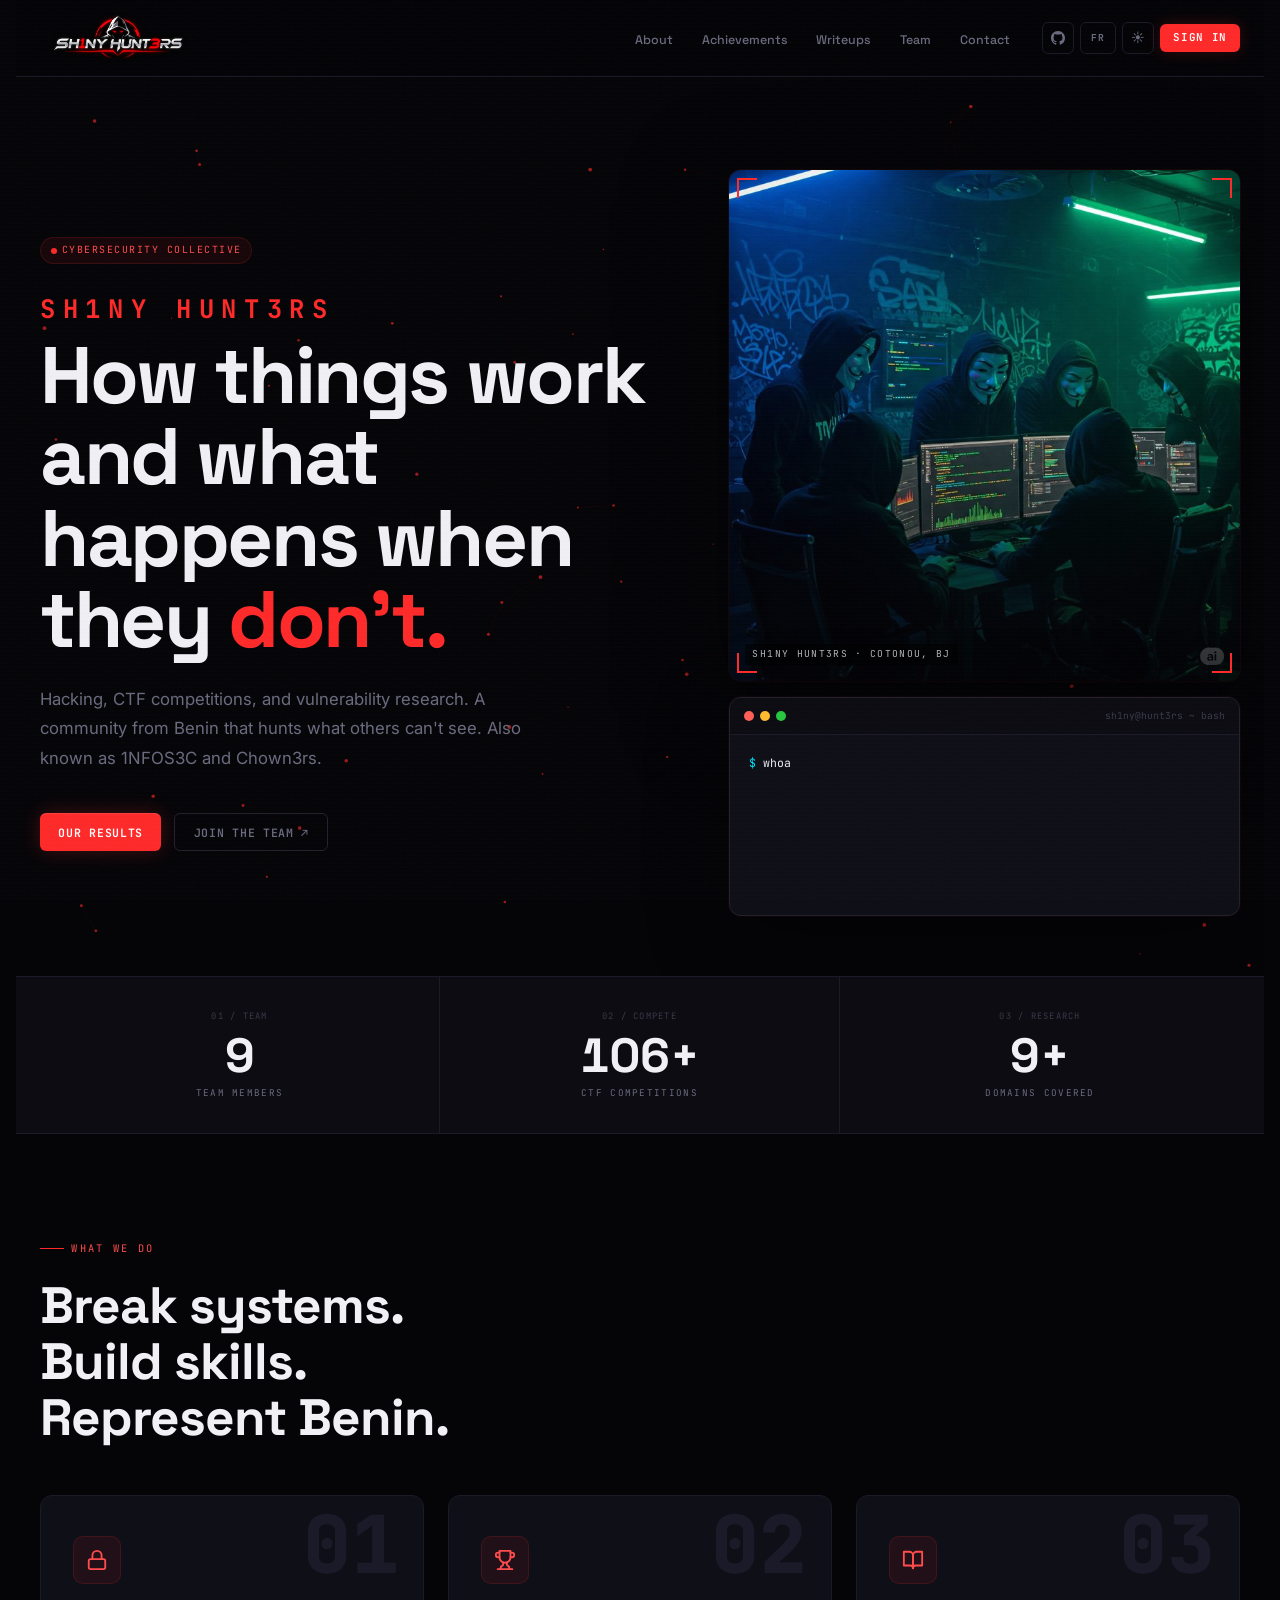
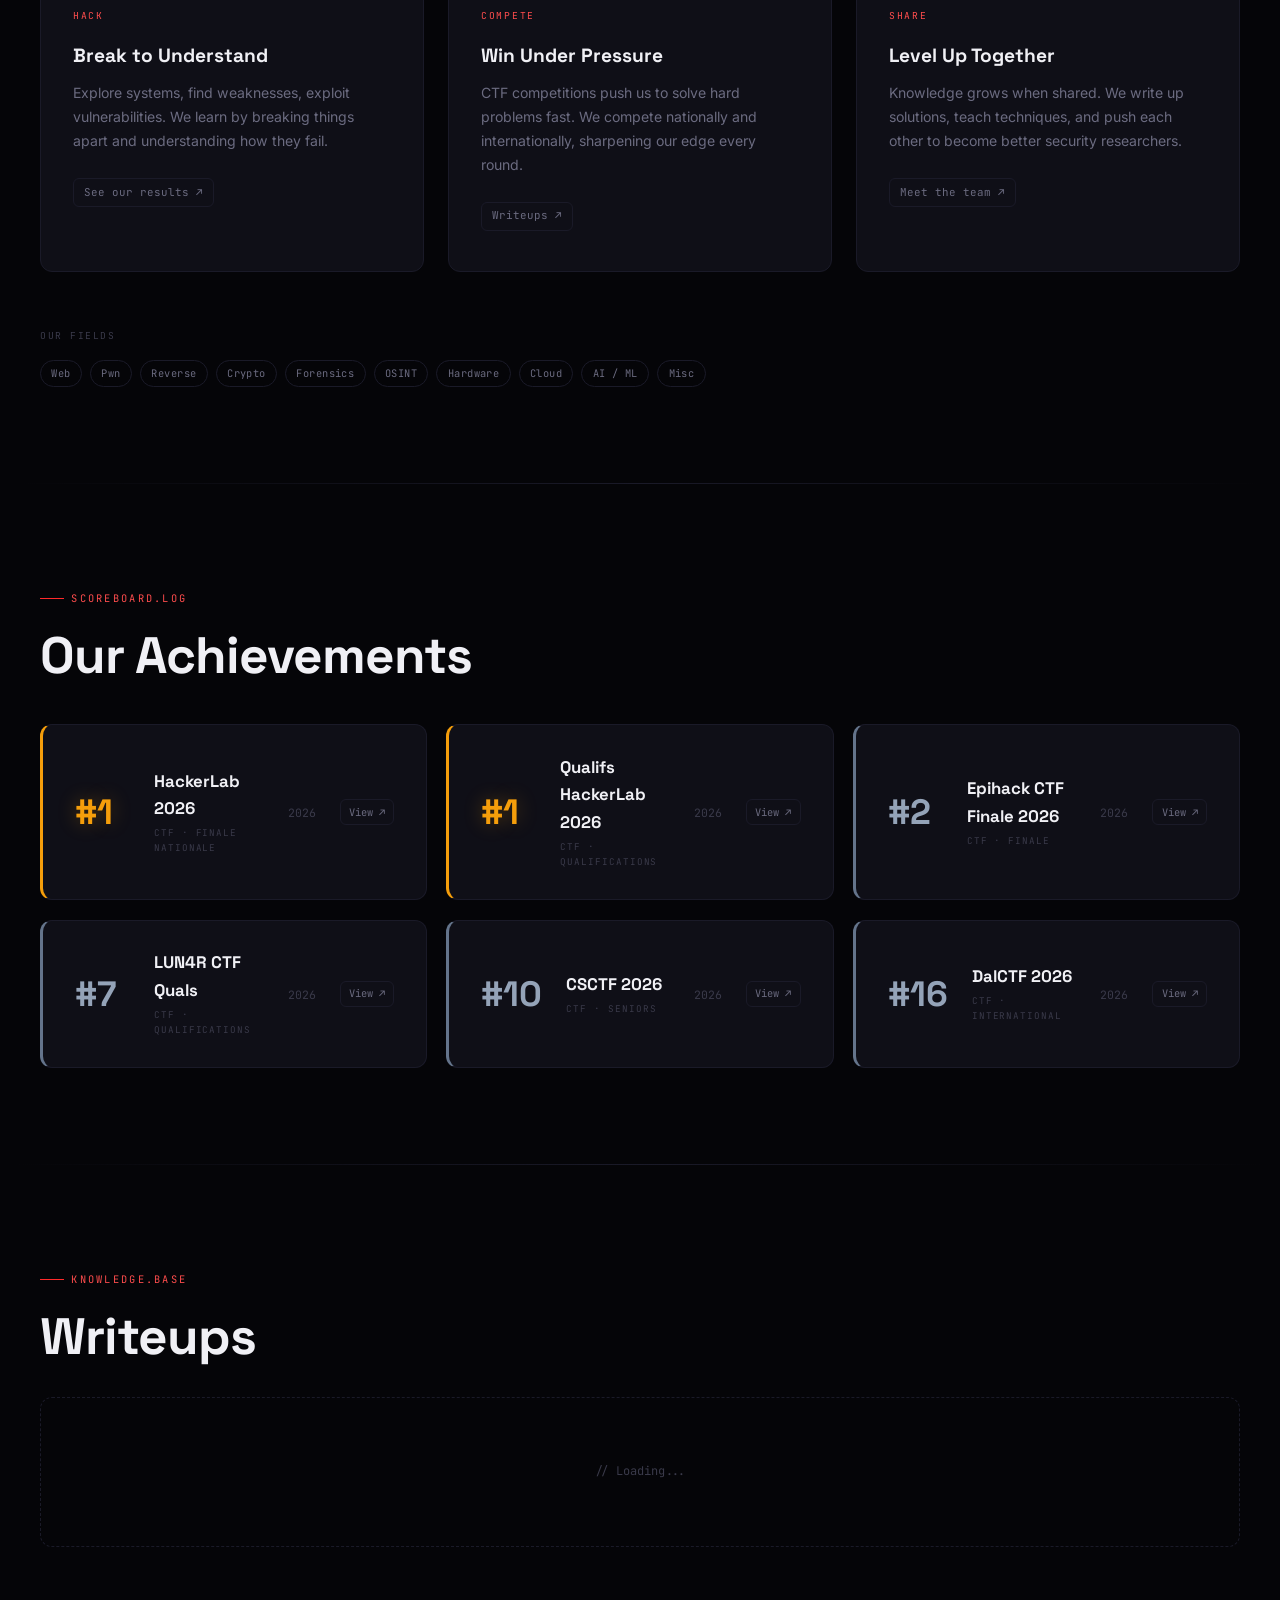
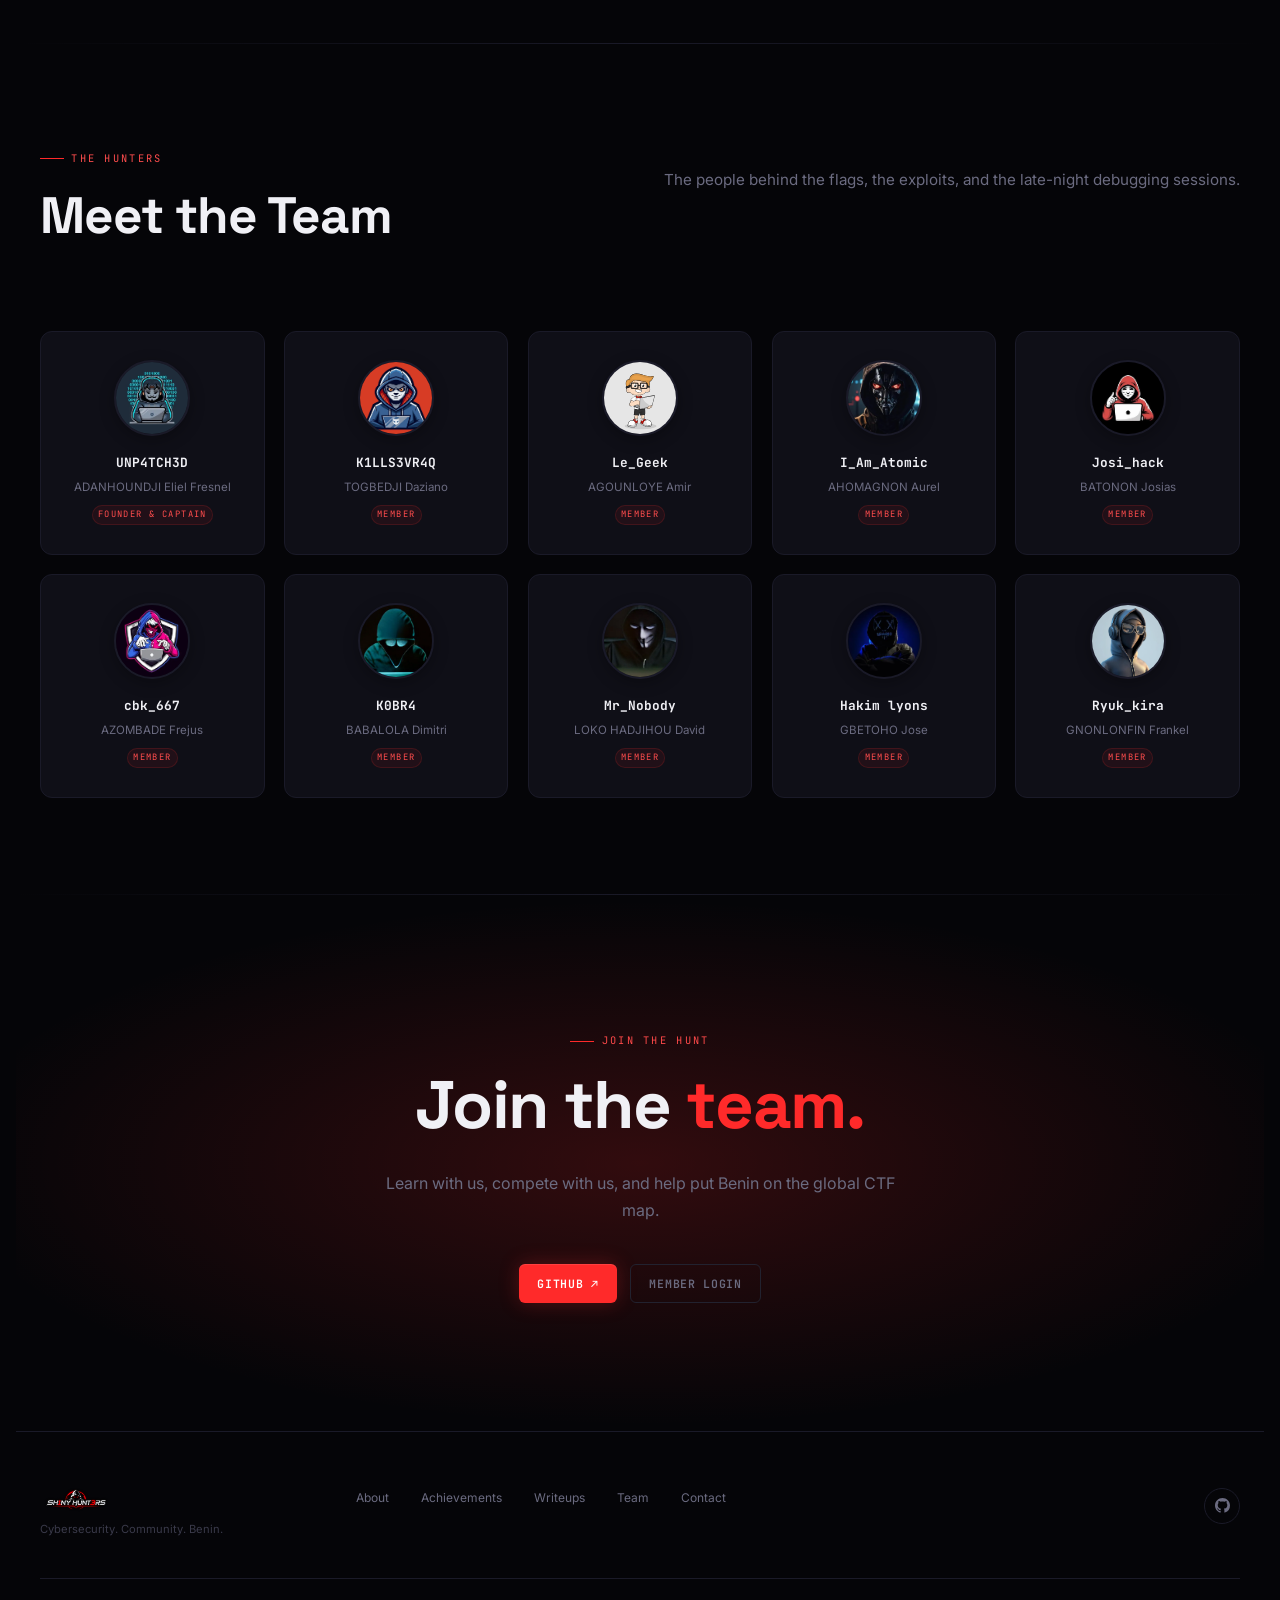
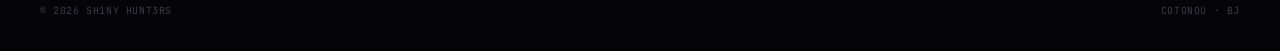
<file: editor.html>
<!DOCTYPE html><html lang="en" data-theme="dark"><head><meta charSet="utf-8"/><meta name="viewport" content="width=device-width, initial-scale=1"/><link rel="preload" as="image" href="/logo.png"/><link rel="stylesheet" href="/_next/static/chunks/3gpn_yqxqkldi.css" data-precedence="next"/><link rel="preload" as="script" fetchPriority="low" href="/_next/static/chunks/310vm2bl3xxpt.js"/><script src="/_next/static/chunks/1wnov70f88xjy.js" async=""></script><script src="/_next/static/chunks/39_j1bdzreq0m.js" async=""></script><script src="/_next/static/chunks/05qnz-gk_xvrd.js" async=""></script><script src="/_next/static/chunks/turbopack-2u1d16houkiyo.js" async=""></script><script src="/_next/static/chunks/08vh9ytnst1m_.js" async=""></script><script src="/_next/static/chunks/2b29_i9jl_93q.js" async=""></script><script src="/_next/static/chunks/1p9dscm32mptr.js" async=""></script><link rel="preload" href="https://fonts.googleapis.com/css2?family=JetBrains+Mono:wght@400;500;700&amp;family=Space+Grotesk:wght@300;400;500;600;700;800;900&amp;family=Inter:wght@300;400;500;600&amp;display=swap" as="style"/><title>SH1NY HUNT3RS</title><meta name="description" content="SH1NY HUNT3RS — Benin&#x27;s elite CTF team and cybersecurity research collective."/><link rel="icon" href="/favicon.ico?favicon.117ezoe8m31dk.ico" sizes="48x48" type="image/x-icon"/><link rel="stylesheet" href="https://fonts.googleapis.com/css2?family=JetBrains+Mono:wght@400;500;700&amp;family=Space+Grotesk:wght@300;400;500;600;700;800;900&amp;family=Inter:wght@300;400;500;600&amp;display=swap"/><script src="/_next/static/chunks/0cz1d0mv5g_q7.js" noModule=""></script></head><body><div hidden=""><!--$--><!--/$--></div><div class="scanlines"></div><div class="noise"></div><nav><div class="nav-inner"><a class="nav-logo" href="/"><img src="/logo.png" alt="SH1NY HUNT3RS" class="nav-logo-img"/></a><button class="hamburger" aria-label="Menu">☰</button><ul class="nav-links"><li><a href="/#about">About</a></li><li><a href="/#achievements">Achievements</a></li><li><a href="/writeups">Writeups</a></li><li><a href="/#team">Team</a></li><li><a href="/#contact">Contact</a></li></ul><div class="nav-right"><a href="https://github.com/sh1nyhunt3rs" target="_blank" rel="noopener" class="nav-btn" aria-label="GitHub"><svg width="14" height="14" viewBox="0 0 16 16" fill="currentColor"><path d="M8 0C3.58 0 0 3.58 0 8c0 3.54 2.29 6.53 5.47 7.59.4.07.55-.17.55-.38 0-.19-.01-.82-.01-1.49-2.01.37-2.53-.49-2.69-.94-.09-.23-.48-.94-.82-1.13-.28-.15-.68-.52-.01-.53.63-.01 1.08.58 1.23.82.72 1.21 1.87.87 2.33.66.07-.52.28-.87.51-1.07-1.78-.2-3.64-.89-3.64-3.95 0-.87.31-1.59.82-2.15-.08-.2-.36-1.02.08-2.12 0 0 .67-.21 2.2.82.64-.18 1.32-.27 2-.27.68 0 1.36.09 2 .27 1.53-1.04 2.2-.82 2.2-.82.44 1.1.16 1.92.08 2.12.51.56.82 1.27.82 2.15 0 3.07-1.87 3.75-3.65 3.95.29.25.54.73.54 1.48 0 1.07-.01 1.93-.01 2.2 0 .21.15.46.55.38A8.01 8.01 0 0016 8c0-4.42-3.58-8-8-8z"></path></svg></a><button class="nav-btn lang-btn" aria-label="Switch language">FR</button><button class="nav-btn" aria-label="Toggle theme">☀</button><span class="nav-cta">Sign in</span></div></div></nav><!--$!--><template data-dgst=""></template><div class="writeups-empty">// Loading editor...</div><!--/$--><footer><div class="container"><div class="foot-grid"><div class="foot-brand-block"><img src="/logo.png" alt="SH1NY HUNT3RS" class="foot-logo"/><div class="foot-tagline">Cybersecurity. Community. Benin.</div></div><div class="foot-nav"><a href="/#about">About</a><a href="/#achievements">Achievements</a><a href="/writeups">Writeups</a><a href="/#team">Team</a><a href="/#contact">Contact</a></div><div class="foot-socials"><a href="https://github.com/sh1nyhunt3rs" target="_blank" rel="noopener" class="foot-social" aria-label="GitHub"><svg viewBox="0 0 16 16"><path d="M8 0C3.58 0 0 3.58 0 8c0 3.54 2.29 6.53 5.47 7.59.4.07.55-.17.55-.38 0-.19-.01-.82-.01-1.49-2.01.37-2.53-.49-2.69-.94-.09-.23-.48-.94-.82-1.13-.28-.15-.68-.52-.01-.53.63-.01 1.08.58 1.23.82.72 1.21 1.87.87 2.33.66.07-.52.28-.87.51-1.07-1.78-.2-3.64-.89-3.64-3.95 0-.87.31-1.59.82-2.15-.08-.2-.36-1.02.08-2.12 0 0 .67-.21 2.2.82.64-.18 1.32-.27 2-.27.68 0 1.36.09 2 .27 1.53-1.04 2.2-.82 2.2-.82.44 1.1.16 1.92.08 2.12.51.56.82 1.27.82 2.15 0 3.07-1.87 3.75-3.65 3.95.29.25.54.73.54 1.48 0 1.07-.01 1.93-.01 2.2 0 .21.15.46.55.38A8.01 8.01 0 0016 8c0-4.42-3.58-8-8-8z"></path></svg></a></div></div><div class="foot-bottom"><span>© 2026 SH1NY HUNT3RS</span><span>COTONOU · BJ</span></div></div></footer><!--$--><!--/$--><script id="_R_">(globalThis["TURBOPACK"] || (globalThis["TURBOPACK"] = [])).push({"otherChunks":["static/chunks/310vm2bl3xxpt.js","static/chunks/1wnov70f88xjy.js","static/chunks/39_j1bdzreq0m.js","static/chunks/05qnz-gk_xvrd.js"],"runtimeModuleIds":[94553]});</script><script src="/_next/static/chunks/310vm2bl3xxpt.js" async=""></script><script>(self.__next_f=self.__next_f||[]).push([0])</script><script>self.__next_f.push([1,"1:\"$Sreact.fragment\"\n2:\"/_next/static/chunks/08vh9ytnst1m_.js\"\n3:I[30824,[\"$2\"],\"default\"]\n4:I[39756,[\"$2\"],\"default\"]\n5:I[37457,[\"$2\"],\"default\"]\n9:I[47257,[\"$2\"],\"ClientPageRoot\"]\na:\"/_next/static/chunks/2b29_i9jl_93q.js\"\nb:\"/_next/static/chunks/1p9dscm32mptr.js\"\nc:I[75677,[\"$2\",\"$a\",\"$b\"],\"default\"]\nf:I[97367,[\"$2\"],\"OutletBoundary\"]\n10:\"$Sreact.suspense\"\n12:\"ViewportBoundary\"\n13:I[97367,[\"$2\"],\"$12\"]\n15:\"MetadataBoundary\"\n16:I[97367,[\"$2\"],\"$15\"]\n18:I[68027,[\"$2\"],\"default\",1]\n:HL[\"/_next/static/chunks/3gpn_yqxqkldi.css\",\"style\"]\n:HL[\"https://fonts.googleapis.com/css2?family=JetBrains+Mono:wght@400;500;700\u0026family=Space+Grotesk:wght@300;400;500;600;700;800;900\u0026family=Inter:wght@300;400;500;600\u0026display=swap\",\"style\"]\n7:X\n8:[[\"children\",{\"s\":\"__PAGE__\",\"h\":512,\"d\":{\"r\":[\"$\",\"$1\",\"c\",{\"children\":[[\"$\",\"$L9\",null,{\"Component\":\"$c\",\"serverProvidedParams\":{\"searchParams\":{},\"params\":{},\"promises\":[\"$@d\",\"$@e\"]}}],[[\"$\",\"script\",\"script-0\",{\"src\":\"/_next/static/chunks/2b29_i9jl_93q.js\",\"async\":true,\"nonce\":\"$undefined\"}],[\"$\",\"script\",\"script-1\",{\"src\":\"/_next/static/chunks/1p9dscm32mptr.js\",\"async\":true,\"nonce\":\"$undefined\"}]],[\"$\",\"$Lf\",null,{\"children\":[\"$\",\"$10\",null,{\"name\":\"Next.MetadataOutlet\",\"children\":\"$@11\"}]}]]}],\"p\":false,\"v\":null}}]]\n6:[[\"children\",{\"s\":\"editor\",\"h\":512,\"d\":{\"r\":[\"$\",\"$1\",\"c\",{\"children\":[null,[\"$\",\"$L4\",null,{\"parallelRouterKey\":\"children\",\"error\":\"$undefined\",\"errorStyles\":\"$undefined\",\"errorScripts\":\"$undefined\",\"template\":[\"$\",\"$L5\",null,{}],\"templateStyles\":\"$undefined\",\"templateScripts\":\"$undefined\",\"notFound\":\"$undefined\",\"forbidden\":\"$undefined\",\"unauthorized\":\"$undefined\"}]]}],\"p\":false,\"v\":\"$7\"},\"c\":\"$Q8\"}]]\n"])</script><script>self.__next_f.push([1,"0:{\"P\":null,\"c\":[\"\",\"editor\"],\"q\":\"\",\"i\":false,\"t\":{\"t\":{\"s\":\"\",\"h\":528,\"d\":{\"r\":[\"$\",\"$1\",\"c\",{\"children\":[[[\"$\",\"link\",\"0\",{\"rel\":\"stylesheet\",\"href\":\"/_next/static/chunks/3gpn_yqxqkldi.css\",\"precedence\":\"next\",\"crossOrigin\":\"$undefined\",\"nonce\":\"$undefined\"}],[\"$\",\"script\",\"script-0\",{\"src\":\"/_next/static/chunks/08vh9ytnst1m_.js\",\"async\":true,\"nonce\":\"$undefined\"}]],[\"$\",\"html\",null,{\"lang\":\"en\",\"data-theme\":\"dark\",\"children\":[[\"$\",\"head\",null,{\"children\":[\"$\",\"link\",null,{\"rel\":\"stylesheet\",\"href\":\"https://fonts.googleapis.com/css2?family=JetBrains+Mono:wght@400;500;700\u0026family=Space+Grotesk:wght@300;400;500;600;700;800;900\u0026family=Inter:wght@300;400;500;600\u0026display=swap\"}]}],[\"$\",\"body\",null,{\"children\":[[\"$\",\"div\",null,{\"className\":\"scanlines\"}],[\"$\",\"div\",null,{\"className\":\"noise\"}],[\"$\",\"$L3\",null,{\"children\":[\"$\",\"$L4\",null,{\"parallelRouterKey\":\"children\",\"error\":\"$undefined\",\"errorStyles\":\"$undefined\",\"errorScripts\":\"$undefined\",\"template\":[\"$\",\"$L5\",null,{}],\"templateStyles\":\"$undefined\",\"templateScripts\":\"$undefined\",\"notFound\":[[[\"$\",\"title\",null,{\"children\":\"404: This page could not be found.\"}],[\"$\",\"div\",null,{\"style\":{\"fontFamily\":\"system-ui,\\\"Segoe UI\\\",Roboto,Helvetica,Arial,sans-serif,\\\"Apple Color Emoji\\\",\\\"Segoe UI Emoji\\\"\",\"height\":\"100vh\",\"textAlign\":\"center\",\"display\":\"flex\",\"flexDirection\":\"column\",\"alignItems\":\"center\",\"justifyContent\":\"center\"},\"children\":[\"$\",\"div\",null,{\"children\":[[\"$\",\"style\",null,{\"dangerouslySetInnerHTML\":{\"__html\":\"body{color:#000;background:#fff;margin:0}.next-error-h1{border-right:1px solid rgba(0,0,0,.3)}@media (prefers-color-scheme:dark){body{color:#fff;background:#000}.next-error-h1{border-right:1px solid rgba(255,255,255,.3)}}\"}}],[\"$\",\"h1\",null,{\"className\":\"next-error-h1\",\"style\":{\"display\":\"inline-block\",\"margin\":\"0 20px 0 0\",\"padding\":\"0 23px 0 0\",\"fontSize\":24,\"fontWeight\":500,\"verticalAlign\":\"top\",\"lineHeight\":\"49px\"},\"children\":404}],[\"$\",\"div\",null,{\"style\":{\"display\":\"inline-block\"},\"children\":[\"$\",\"h2\",null,{\"style\":{\"fontSize\":14,\"fontWeight\":400,\"lineHeight\":\"49px\",\"margin\":0},\"children\":\"This page could not be found.\"}]}]]}]}]],[]],\"forbidden\":\"$undefined\",\"unauthorized\":\"$undefined\"}]}]]}]]}]]}],\"p\":false,\"v\":null},\"c\":\"$Q6\"},\"h\":{\"r\":[\"$\",\"$1\",\"h\",{\"children\":[null,[\"$\",\"$L13\",null,{\"children\":\"$L14\"}],[\"$\",\"$L16\",null,{\"children\":[[\"$\",\"div\",null,{\"hidden\":true,\"children\":[\"$\",\"$10\",null,{\"name\":\"Next.Metadata\",\"children\":\"$L17\"}]}],null]}],null]}],\"p\":false,\"v\":null}},\"m\":\"$undefined\",\"G\":[\"$18\",[[\"$\",\"link\",\"0\",{\"rel\":\"stylesheet\",\"href\":\"/_next/static/chunks/3gpn_yqxqkldi.css\",\"precedence\":\"next\",\"crossOrigin\":\"$undefined\",\"nonce\":\"$undefined\"}]]],\"S\":true,\"r\":\"$undefined\",\"s\":\"$undefined\",\"a\":\"$undefined\",\"l\":\"$undefined\",\"p\":\"$undefined\",\"d\":\"$undefined\",\"b\":\"Gi6nNYlzkaM8hhusUJeQo\"}\n"])</script><script>self.__next_f.push([1,"7:C\nd:{}\ne:\"$8:0:1:d:r:props:children:0:props:serverProvidedParams:params\"\n"])</script><script>self.__next_f.push([1,"14:[[\"$\",\"meta\",\"0\",{\"charSet\":\"utf-8\"}],[\"$\",\"meta\",\"1\",{\"name\":\"viewport\",\"content\":\"width=device-width, initial-scale=1\"}]]\n"])</script><script>self.__next_f.push([1,"19:I[27201,[\"$2\"],\"IconMark\"]\n11:null\n17:[[\"$\",\"title\",\"0\",{\"children\":\"SH1NY HUNT3RS\"}],[\"$\",\"meta\",\"1\",{\"name\":\"description\",\"content\":\"SH1NY HUNT3RS — Benin's elite CTF team and cybersecurity research collective.\"}],[\"$\",\"link\",\"2\",{\"rel\":\"icon\",\"href\":\"/favicon.ico?favicon.117ezoe8m31dk.ico\",\"sizes\":\"48x48\",\"type\":\"image/x-icon\"}],[\"$\",\"$L19\",\"3\",{}]]\n"])</script></body></html>
</file>
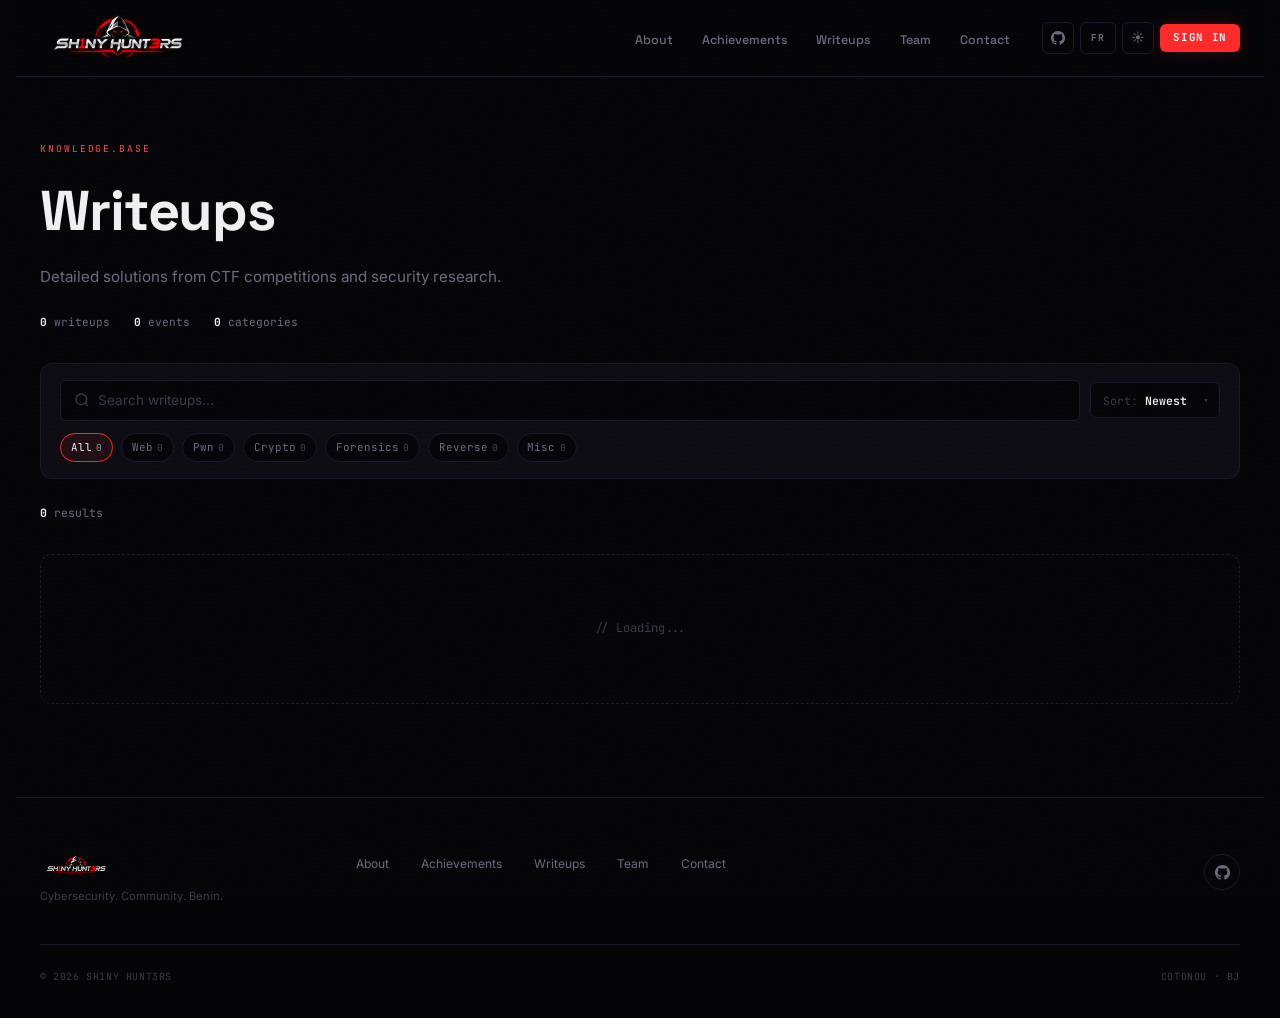
<file: writeups.html>
<!DOCTYPE html><html lang="en" data-theme="dark"><head><meta charSet="utf-8"/><meta name="viewport" content="width=device-width, initial-scale=1"/><link rel="stylesheet" href="/_next/static/chunks/3gpn_yqxqkldi.css" data-precedence="next"/><link rel="preload" as="script" fetchPriority="low" href="/_next/static/chunks/310vm2bl3xxpt.js"/><script src="/_next/static/chunks/1wnov70f88xjy.js" async=""></script><script src="/_next/static/chunks/39_j1bdzreq0m.js" async=""></script><script src="/_next/static/chunks/05qnz-gk_xvrd.js" async=""></script><script src="/_next/static/chunks/turbopack-2u1d16houkiyo.js" async=""></script><script src="/_next/static/chunks/08vh9ytnst1m_.js" async=""></script><script src="/_next/static/chunks/1ms32wy3eg4po.js" async=""></script><script src="/_next/static/chunks/1p9dscm32mptr.js" async=""></script><link rel="preload" href="https://fonts.googleapis.com/css2?family=JetBrains+Mono:wght@400;500;700&amp;family=Space+Grotesk:wght@300;400;500;600;700;800;900&amp;family=Inter:wght@300;400;500;600&amp;display=swap" as="style"/><title>SH1NY HUNT3RS</title><meta name="description" content="SH1NY HUNT3RS — Benin&#x27;s elite CTF team and cybersecurity research collective."/><link rel="icon" href="/favicon.ico?favicon.117ezoe8m31dk.ico" sizes="48x48" type="image/x-icon"/><link rel="stylesheet" href="https://fonts.googleapis.com/css2?family=JetBrains+Mono:wght@400;500;700&amp;family=Space+Grotesk:wght@300;400;500;600;700;800;900&amp;family=Inter:wght@300;400;500;600&amp;display=swap"/><script src="/_next/static/chunks/0cz1d0mv5g_q7.js" noModule=""></script></head><body><div hidden=""><!--$--><!--/$--></div><div class="scanlines"></div><div class="noise"></div><!--$!--><template data-dgst=""></template><div class="writeups-empty">// Loading...</div><!--/$--><!--$--><!--/$--><script id="_R_">(globalThis["TURBOPACK"] || (globalThis["TURBOPACK"] = [])).push({"otherChunks":["static/chunks/310vm2bl3xxpt.js","static/chunks/1wnov70f88xjy.js","static/chunks/39_j1bdzreq0m.js","static/chunks/05qnz-gk_xvrd.js"],"runtimeModuleIds":[94553]});</script><script src="/_next/static/chunks/310vm2bl3xxpt.js" async=""></script><script>(self.__next_f=self.__next_f||[]).push([0])</script><script>self.__next_f.push([1,"1:\"$Sreact.fragment\"\n2:\"/_next/static/chunks/08vh9ytnst1m_.js\"\n3:I[30824,[\"$2\"],\"default\"]\n4:I[39756,[\"$2\"],\"default\"]\n5:I[37457,[\"$2\"],\"default\"]\n9:I[47257,[\"$2\"],\"ClientPageRoot\"]\na:\"/_next/static/chunks/1ms32wy3eg4po.js\"\nb:\"/_next/static/chunks/1p9dscm32mptr.js\"\nc:I[76532,[\"$2\",\"$a\",\"$b\"],\"default\"]\nf:I[97367,[\"$2\"],\"OutletBoundary\"]\n10:\"$Sreact.suspense\"\n12:\"ViewportBoundary\"\n13:I[97367,[\"$2\"],\"$12\"]\n15:\"MetadataBoundary\"\n16:I[97367,[\"$2\"],\"$15\"]\n18:I[68027,[\"$2\"],\"default\",1]\n:HL[\"/_next/static/chunks/3gpn_yqxqkldi.css\",\"style\"]\n:HL[\"https://fonts.googleapis.com/css2?family=JetBrains+Mono:wght@400;500;700\u0026family=Space+Grotesk:wght@300;400;500;600;700;800;900\u0026family=Inter:wght@300;400;500;600\u0026display=swap\",\"style\"]\n7:X\n8:[[\"children\",{\"s\":\"__PAGE__\",\"h\":512,\"d\":{\"r\":[\"$\",\"$1\",\"c\",{\"children\":[[\"$\",\"$L9\",null,{\"Component\":\"$c\",\"serverProvidedParams\":{\"searchParams\":{},\"params\":{},\"promises\":[\"$@d\",\"$@e\"]}}],[[\"$\",\"script\",\"script-0\",{\"src\":\"/_next/static/chunks/1ms32wy3eg4po.js\",\"async\":true,\"nonce\":\"$undefined\"}],[\"$\",\"script\",\"script-1\",{\"src\":\"/_next/static/chunks/1p9dscm32mptr.js\",\"async\":true,\"nonce\":\"$undefined\"}]],[\"$\",\"$Lf\",null,{\"children\":[\"$\",\"$10\",null,{\"name\":\"Next.MetadataOutlet\",\"children\":\"$@11\"}]}]]}],\"p\":false,\"v\":null}}]]\n6:[[\"children\",{\"s\":\"writeups\",\"h\":512,\"d\":{\"r\":[\"$\",\"$1\",\"c\",{\"children\":[null,[\"$\",\"$L4\",null,{\"parallelRouterKey\":\"children\",\"error\":\"$undefined\",\"errorStyles\":\"$undefined\",\"errorScripts\":\"$undefined\",\"template\":[\"$\",\"$L5\",null,{}],\"templateStyles\":\"$undefined\",\"templateScripts\":\"$undefined\",\"notFound\":\"$undefined\",\"forbidden\":\"$undefined\",\"unauthorized\":\"$undefined\"}]]}],\"p\":false,\"v\":\"$7\"},\"c\":\"$Q8\"}]]\n"])</script><script>self.__next_f.push([1,"0:{\"P\":null,\"c\":[\"\",\"writeups\"],\"q\":\"\",\"i\":false,\"t\":{\"t\":{\"s\":\"\",\"h\":528,\"d\":{\"r\":[\"$\",\"$1\",\"c\",{\"children\":[[[\"$\",\"link\",\"0\",{\"rel\":\"stylesheet\",\"href\":\"/_next/static/chunks/3gpn_yqxqkldi.css\",\"precedence\":\"next\",\"crossOrigin\":\"$undefined\",\"nonce\":\"$undefined\"}],[\"$\",\"script\",\"script-0\",{\"src\":\"/_next/static/chunks/08vh9ytnst1m_.js\",\"async\":true,\"nonce\":\"$undefined\"}]],[\"$\",\"html\",null,{\"lang\":\"en\",\"data-theme\":\"dark\",\"children\":[[\"$\",\"head\",null,{\"children\":[\"$\",\"link\",null,{\"rel\":\"stylesheet\",\"href\":\"https://fonts.googleapis.com/css2?family=JetBrains+Mono:wght@400;500;700\u0026family=Space+Grotesk:wght@300;400;500;600;700;800;900\u0026family=Inter:wght@300;400;500;600\u0026display=swap\"}]}],[\"$\",\"body\",null,{\"children\":[[\"$\",\"div\",null,{\"className\":\"scanlines\"}],[\"$\",\"div\",null,{\"className\":\"noise\"}],[\"$\",\"$L3\",null,{\"children\":[\"$\",\"$L4\",null,{\"parallelRouterKey\":\"children\",\"error\":\"$undefined\",\"errorStyles\":\"$undefined\",\"errorScripts\":\"$undefined\",\"template\":[\"$\",\"$L5\",null,{}],\"templateStyles\":\"$undefined\",\"templateScripts\":\"$undefined\",\"notFound\":[[[\"$\",\"title\",null,{\"children\":\"404: This page could not be found.\"}],[\"$\",\"div\",null,{\"style\":{\"fontFamily\":\"system-ui,\\\"Segoe UI\\\",Roboto,Helvetica,Arial,sans-serif,\\\"Apple Color Emoji\\\",\\\"Segoe UI Emoji\\\"\",\"height\":\"100vh\",\"textAlign\":\"center\",\"display\":\"flex\",\"flexDirection\":\"column\",\"alignItems\":\"center\",\"justifyContent\":\"center\"},\"children\":[\"$\",\"div\",null,{\"children\":[[\"$\",\"style\",null,{\"dangerouslySetInnerHTML\":{\"__html\":\"body{color:#000;background:#fff;margin:0}.next-error-h1{border-right:1px solid rgba(0,0,0,.3)}@media (prefers-color-scheme:dark){body{color:#fff;background:#000}.next-error-h1{border-right:1px solid rgba(255,255,255,.3)}}\"}}],[\"$\",\"h1\",null,{\"className\":\"next-error-h1\",\"style\":{\"display\":\"inline-block\",\"margin\":\"0 20px 0 0\",\"padding\":\"0 23px 0 0\",\"fontSize\":24,\"fontWeight\":500,\"verticalAlign\":\"top\",\"lineHeight\":\"49px\"},\"children\":404}],[\"$\",\"div\",null,{\"style\":{\"display\":\"inline-block\"},\"children\":[\"$\",\"h2\",null,{\"style\":{\"fontSize\":14,\"fontWeight\":400,\"lineHeight\":\"49px\",\"margin\":0},\"children\":\"This page could not be found.\"}]}]]}]}]],[]],\"forbidden\":\"$undefined\",\"unauthorized\":\"$undefined\"}]}]]}]]}]]}],\"p\":false,\"v\":null},\"c\":\"$Q6\"},\"h\":{\"r\":[\"$\",\"$1\",\"h\",{\"children\":[null,[\"$\",\"$L13\",null,{\"children\":\"$L14\"}],[\"$\",\"$L16\",null,{\"children\":[[\"$\",\"div\",null,{\"hidden\":true,\"children\":[\"$\",\"$10\",null,{\"name\":\"Next.Metadata\",\"children\":\"$L17\"}]}],null]}],null]}],\"p\":false,\"v\":null}},\"m\":\"$undefined\",\"G\":[\"$18\",[[\"$\",\"link\",\"0\",{\"rel\":\"stylesheet\",\"href\":\"/_next/static/chunks/3gpn_yqxqkldi.css\",\"precedence\":\"next\",\"crossOrigin\":\"$undefined\",\"nonce\":\"$undefined\"}]]],\"S\":true,\"r\":\"$undefined\",\"s\":\"$undefined\",\"a\":\"$undefined\",\"l\":\"$undefined\",\"p\":\"$undefined\",\"d\":\"$undefined\",\"b\":\"Gi6nNYlzkaM8hhusUJeQo\"}\n"])</script><script>self.__next_f.push([1,"7:C\nd:{}\ne:\"$8:0:1:d:r:props:children:0:props:serverProvidedParams:params\"\n"])</script><script>self.__next_f.push([1,"14:[[\"$\",\"meta\",\"0\",{\"charSet\":\"utf-8\"}],[\"$\",\"meta\",\"1\",{\"name\":\"viewport\",\"content\":\"width=device-width, initial-scale=1\"}]]\n"])</script><script>self.__next_f.push([1,"19:I[27201,[\"$2\"],\"IconMark\"]\n11:null\n17:[[\"$\",\"title\",\"0\",{\"children\":\"SH1NY HUNT3RS\"}],[\"$\",\"meta\",\"1\",{\"name\":\"description\",\"content\":\"SH1NY HUNT3RS — Benin's elite CTF team and cybersecurity research collective.\"}],[\"$\",\"link\",\"2\",{\"rel\":\"icon\",\"href\":\"/favicon.ico?favicon.117ezoe8m31dk.ico\",\"sizes\":\"48x48\",\"type\":\"image/x-icon\"}],[\"$\",\"$L19\",\"3\",{}]]\n"])</script></body></html>
</file>
<file: _next/static/chunks/3gpn_yqxqkldi.css>
@layer properties{@supports (((-webkit-hyphens:none)) and (not (margin-trim:inline))) or ((-moz-orient:inline) and (not (color:rgb(from red r g b)))){*,:before,:after,::backdrop{--tw-border-style:solid}}}@layer theme{:root,:host{--font-sans:-apple-system, BlinkMacSystemFont, "Segoe UI", Roboto, "Helvetica Neue", "Noto Sans", Arial, sans-serif, "Apple Color Emoji", "Segoe UI Emoji", "Segoe UI Symbol", "Noto Color Emoji";--font-mono:ui-monospace, SFMono-Regular, Menlo, Monaco, Consolas, "Liberation Mono", "Courier New", monospace;--radius-sm:.25rem;--default-transition-duration:.15s;--default-transition-timing-function:cubic-bezier(.4, 0, .2, 1);--default-font-family:var(--font-sans);--default-mono-font-family:var(--font-mono)}}@layer base{*,:after,:before,::backdrop{box-sizing:border-box;border:0 solid;margin:0;padding:0}::file-selector-button{box-sizing:border-box;border:0 solid;margin:0;padding:0}html,:host{-webkit-text-size-adjust:100%;tab-size:4;line-height:1.5;font-family:var(--default-font-family,-apple-system, BlinkMacSystemFont, "Segoe UI", Roboto, "Helvetica Neue", "Noto Sans", Arial, sans-serif, "Apple Color Emoji", "Segoe UI Emoji", "Segoe UI Symbol", "Noto Color Emoji");font-feature-settings:var(--default-font-feature-settings,normal);font-variation-settings:var(--default-font-variation-settings,normal);-webkit-tap-highlight-color:transparent}hr{height:0;color:inherit;border-top-width:1px}abbr:where([title]){-webkit-text-decoration:underline dotted;text-decoration:underline dotted}h1,h2,h3,h4,h5,h6{font-size:inherit;font-weight:inherit}a{color:inherit;-webkit-text-decoration:inherit;-webkit-text-decoration:inherit;-webkit-text-decoration:inherit;-webkit-text-decoration:inherit;text-decoration:inherit}b,strong{font-weight:bolder}code,kbd,samp,pre{font-family:var(--default-mono-font-family,ui-monospace, SFMono-Regular, Menlo, Monaco, Consolas, "Liberation Mono", "Courier New", monospace);font-feature-settings:var(--default-mono-font-feature-settings,normal);font-variation-settings:var(--default-mono-font-variation-settings,normal);font-size:1em}small{font-size:80%}sub,sup{vertical-align:baseline;font-size:75%;line-height:0;position:relative}sub{bottom:-.25em}sup{top:-.5em}table{text-indent:0;border-color:inherit;border-collapse:collapse}:-moz-focusring:where(:not(iframe)){outline:auto}progress{vertical-align:baseline}summary{display:list-item}ol,ul,menu{list-style:none}img,svg,video,canvas,audio,iframe,embed,object{vertical-align:middle;display:block}img,video{max-width:100%;height:auto}button,input,select,optgroup,textarea{font:inherit;font-feature-settings:inherit;font-variation-settings:inherit;letter-spacing:inherit;color:inherit;opacity:1;background-color:#0000;border-radius:0}::file-selector-button{font:inherit;font-feature-settings:inherit;font-variation-settings:inherit;letter-spacing:inherit;color:inherit;opacity:1;background-color:#0000;border-radius:0}:where(select:is([multiple],[size])) optgroup{font-weight:bolder}:where(select:is([multiple],[size])) optgroup option{padding-inline-start:20px}::file-selector-button{margin-inline-end:4px}::placeholder{opacity:1}@supports (not ((-webkit-appearance:-apple-pay-button))) or (contain-intrinsic-size:1px){::placeholder{color:currentColor}@supports (color:color-mix(in lab, red, red)){::placeholder{color:color-mix(in oklab, currentcolor 50%, transparent)}}}textarea{resize:vertical}::-webkit-search-decoration{-webkit-appearance:none}::-webkit-date-and-time-value{min-height:1lh;text-align:inherit}::-webkit-datetime-edit{display:inline-flex}::-webkit-datetime-edit-fields-wrapper{padding:0}::-webkit-datetime-edit{padding-block:0}::-webkit-datetime-edit-year-field{padding-block:0}::-webkit-datetime-edit-month-field{padding-block:0}::-webkit-datetime-edit-day-field{padding-block:0}::-webkit-datetime-edit-hour-field{padding-block:0}::-webkit-datetime-edit-minute-field{padding-block:0}::-webkit-datetime-edit-second-field{padding-block:0}::-webkit-datetime-edit-millisecond-field{padding-block:0}::-webkit-datetime-edit-meridiem-field{padding-block:0}::-webkit-calendar-picker-indicator{line-height:1}:-moz-ui-invalid{box-shadow:none}button,input:where([type=button],[type=reset],[type=submit]){appearance:button}::file-selector-button{appearance:button}::-webkit-inner-spin-button{height:auto}::-webkit-outer-spin-button{height:auto}[hidden]:where(:not([hidden=until-found])){display:none!important}}@layer components;@layer utilities{.visible{visibility:visible}.container{width:100%}@media (min-width:40rem){.container{max-width:40rem}}@media (min-width:48rem){.container{max-width:48rem}}@media (min-width:64rem){.container{max-width:64rem}}@media (min-width:80rem){.container{max-width:80rem}}@media (min-width:96rem){.container{max-width:96rem}}.block{display:block}.flex{display:flex}.grid{display:grid}.resize{resize:both}.border{border-style:var(--tw-border-style);border-width:1px}.uppercase{text-transform:uppercase}.transition{transition-property:color,background-color,border-color,outline-color,text-decoration-color,fill,stroke,--tw-gradient-from,--tw-gradient-via,--tw-gradient-to,opacity,box-shadow,transform,translate,scale,rotate,filter,-webkit-backdrop-filter,backdrop-filter,display,content-visibility,overlay,pointer-events;transition-timing-function:var(--tw-ease,var(--default-transition-timing-function));transition-duration:var(--tw-duration,var(--default-transition-duration))}}:root{--bg:#050508;--bg-elevated:#0c0c12;--bg-card:#0f0f17;--bg-glass:#0f0f17b8;--fg:#c8c8d0;--fg-muted:#6b6b80;--fg-dim:#3a3a4a;--red:#ff2a2a;--red-soft:#ff4d4d;--red-glow:#ff2a2a14;--red-glow-strong:#ff2a2a2e;--accent-cyan:#00e5ff;--accent-purple:#a855f7;--white:#f0f0f5;--nav-bg:#050508d1;--border:#1a1a28;--border-light:#22222f;--border-glow:#ff2a2a26;--font-display:"Space Grotesk", system-ui, sans-serif;--font-body:"Inter", system-ui, sans-serif;--font-mono:"JetBrains Mono", monospace;--radius:12px;--radius-sm:6px;--lightningcss-light: ;--lightningcss-dark:initial;color-scheme:dark}@media (prefers-color-scheme:light){:root:not([data-theme=dark]){--bg:#eaeaf0;--bg-elevated:#f2f2f6;--bg-card:#f2f2f6;--bg-glass:#eaeaf0d1;--fg:#2a2a35;--fg-muted:#5a5a70;--fg-dim:#a0a0b0;--red:#dc2626;--red-soft:#ef4444;--red-glow:#dc262614;--red-glow-strong:#dc262624;--white:#111118;--nav-bg:#eaeaf0e6;--border:#d2d2dc;--border-light:#dddde4;--border-glow:#dc26261f;--lightningcss-light:initial;--lightningcss-dark: ;color-scheme:light}}:root[data-theme=light]{--bg:#eaeaf0;--bg-elevated:#f2f2f6;--bg-card:#f2f2f6;--bg-glass:#eaeaf0d1;--fg:#2a2a35;--fg-muted:#5a5a70;--fg-dim:#a0a0b0;--red:#dc2626;--red-soft:#ef4444;--red-glow:#dc262614;--red-glow-strong:#dc262624;--white:#111118;--nav-bg:#eaeaf0e6;--border:#d2d2dc;--border-light:#dddde4;--border-glow:#dc26261f;--lightningcss-light:initial;--lightningcss-dark: ;color-scheme:light}body{background:var(--bg);color:var(--fg);font-family:var(--font-body);-webkit-font-smoothing:antialiased;padding-left:max(16px, env(safe-area-inset-left,0px));padding-right:max(16px, env(safe-area-inset-right,0px));margin:0;line-height:1.65;overflow-x:hidden}*,:before,:after{box-sizing:border-box}a{color:var(--red-soft);text-decoration:none;transition:color .2s}a:hover{color:var(--white)}img{max-width:100%}.container{max-width:1200px;margin:0 auto}[hidden]{display:none!important}.eyebrow{font-family:var(--font-mono);letter-spacing:.22em;text-transform:uppercase;color:var(--red-soft);align-items:center;gap:.7em;font-size:.65rem;display:inline-flex}.eyebrow:before{content:"";background:var(--red);width:24px;height:1px}.section-title{font-family:var(--font-display);color:var(--white);text-wrap:balance;letter-spacing:-.02em;margin:.4em 0 .6em;font-size:clamp(2rem,5vw,3.2rem);font-weight:800;line-height:1.1}.section{padding-block:6rem}.divider{background:linear-gradient(90deg, transparent, var(--border), transparent);border:none;height:1px;margin:0}.btn{font-family:var(--font-mono);letter-spacing:.06em;text-transform:uppercase;border-radius:var(--radius-sm);cursor:pointer;border:none;align-items:center;gap:.5em;padding:.75em 1.6em;font-size:.72rem;font-weight:600;transition:all .25s;display:inline-flex;position:relative}.btn-red{background:var(--red);color:#fff;box-shadow:0 0 20px #ff2a2a40,inset 0 1px #ffffff1a}.btn-red:hover{background:var(--red-soft);color:#fff;transform:translateY(-2px);box-shadow:0 0 40px #ff2a2a80}.btn-outline{border:1px solid var(--border-light);color:var(--fg-muted);background:0 0}.btn-outline:hover{border-color:var(--red);color:var(--white);background:var(--red-glow)}nav{top:env(safe-area-inset-top,0px);z-index:100;background:var(--nav-bg);-webkit-backdrop-filter:blur(24px)saturate(1.4);border-bottom:1px solid var(--border);position:sticky}body:before{content:"";height:env(safe-area-inset-top,0px);z-index:101;background:var(--bg);position:fixed;inset:0 0 auto}.nav-inner{align-items:center;gap:1.5rem;max-width:1200px;margin:0 auto;padding:.75rem 0;display:flex}.nav-logo{align-items:center;gap:.6rem;display:flex}.nav-logo-img{width:auto;height:52px}.nav-links{gap:1.8rem;margin:0 0 0 auto;padding:0;list-style:none;display:flex}.nav-links a{font-family:var(--font-display);color:var(--fg-muted);cursor:pointer;font-size:.78rem;font-weight:500;transition:color .2s}.nav-links a:hover{color:var(--white)}.nav-right{align-items:center;gap:.4rem;margin-left:.5rem;display:flex}.nav-btn{border:1px solid var(--border);color:var(--fg-muted);border-radius:var(--radius-sm);cursor:pointer;background:0 0;justify-content:center;align-items:center;width:32px;height:32px;font-size:.8rem;transition:all .2s;display:flex}.nav-btn:hover{border-color:var(--fg-muted);color:var(--white)}.lang-btn{width:auto;font-family:var(--font-mono);letter-spacing:.06em;padding:0 10px;font-size:.6rem;font-weight:700}.nav-cta{font-family:var(--font-mono);background:var(--red);color:#fff;letter-spacing:.06em;text-transform:uppercase;border-radius:var(--radius-sm);cursor:pointer;padding:.5em 1.2em;font-size:.68rem;font-weight:600;transition:all .25s;box-shadow:0 0 16px #ff2a2a33}.nav-cta:hover{background:var(--red-soft);box-shadow:0 0 24px #ff2a2a59}.hamburger{color:var(--fg);cursor:pointer;background:0 0;border:none;padding:4px;font-size:1.3rem;display:none}@media (max-width:800px){.nav-links{display:none}.nav-links.open{background:var(--bg-elevated);border-bottom:1px solid var(--border);padding:1.2rem max(16px, env(safe-area-inset-left,0px));z-index:99;flex-direction:column;gap:.8rem;display:flex;position:absolute;top:100%;left:0;right:0}.hamburger{margin-left:auto;display:block}.nav-right{margin-left:0}.nav-logo-img{height:36px}.nav-inner{gap:.5rem}.nav-cta{padding:.35em .7em;font-size:.55rem}.nav-btn{width:26px;height:26px;font-size:.65rem}.lang-btn{padding:0 5px;font-size:.55rem}}.hero{padding-top:calc(env(safe-area-inset-top,0px) + 4rem);align-items:center;min-height:100vh;padding-bottom:2rem;display:flex;position:relative;overflow:hidden}#heroCanvas{z-index:0;width:100%;height:100%;position:absolute;inset:0}.hero-content{z-index:2;position:relative}.hero-badge{background:var(--red-glow);border:1px solid var(--border-glow);font-family:var(--font-mono);letter-spacing:.15em;text-transform:uppercase;color:var(--red-soft);border-radius:100px;align-items:center;gap:.5em;margin-bottom:2rem;padding:.4em 1em;font-size:.62rem;display:inline-flex}.hero-badge .dot{background:var(--red);border-radius:50%;width:6px;height:6px;animation:2s infinite pulse-dot}@keyframes pulse-dot{0%,to{box-shadow:0 0 #ff2a2a66}50%{box-shadow:0 0 0 8px #ff2a2a00}}.hero-name{font-family:var(--font-mono);letter-spacing:.3em;color:var(--red);text-transform:uppercase;margin-bottom:.8rem;font-size:clamp(1.1rem,2.5vw,1.6rem);font-weight:700;display:block;position:relative}.hero-name:hover{animation:.3s linear glitch}@keyframes glitch{0%{text-shadow:2px 0 var(--accent-cyan), -2px 0 var(--accent-purple)}25%{text-shadow:-2px -1px var(--accent-cyan), 2px 1px var(--accent-purple)}50%{text-shadow:1px 2px var(--accent-cyan), -1px -2px var(--accent-purple)}75%{text-shadow:-1px 1px var(--accent-cyan), 1px -1px var(--accent-purple)}to{text-shadow:0 0 #0000}}.hero-title{font-family:var(--font-display);color:var(--white);letter-spacing:-.03em;margin:0 0 .3em;font-size:clamp(2.8rem,6.5vw,5rem);font-weight:900;line-height:1.02}.hero-title em{color:var(--red);font-style:normal}.hero-sub{color:var(--fg-muted);max-width:500px;margin:0 0 2.5rem;font-size:1.05rem;line-height:1.75}.hero-btns{flex-wrap:wrap;gap:.8rem;display:flex}.hero-layout{grid-template-columns:1.1fr .9fr;align-items:center;gap:4rem;display:grid}@media (max-width:900px){.hero-layout{grid-template-columns:1fr;gap:2rem}.hero{min-height:auto;padding-top:calc(env(safe-area-inset-top,0px) + 3rem)}}@media (max-width:500px){.hero-title{font-size:clamp(2rem,10vw,3.2rem)}.hero-name{letter-spacing:.15em;font-size:clamp(.7rem,3vw,1.1rem)}.hero-sub{margin-bottom:1.5rem;font-size:.9rem}.hero-btns{gap:.5rem}.hero-btns .btn{padding:.6em 1em;font-size:.65rem}.hero-badge{margin-bottom:1rem;font-size:.55rem}.hero-frame img{object-fit:cover;max-height:280px}.terminal{padding:1rem;font-size:.65rem}.terminal-bar{font-size:.55rem}.stat-num{font-size:clamp(1.4rem,5vw,2rem)}.stat-k{font-size:.5rem}}.hero-visual{position:relative}.hero-frame{border-radius:var(--radius);position:relative;overflow:hidden;box-shadow:0 30px 100px #00000080,0 0 0 1px #ff2a2a14}.hero-frame img{aspect-ratio:1;object-fit:cover;width:100%;display:block}.hero-scan{pointer-events:none;background:linear-gradient(#0000 40%,#00e5ff0a 50%,#0000 60%) 0 0/100% 300%;animation:4s ease-in-out infinite heroScan;position:absolute;inset:0}@keyframes heroScan{0%,to{background-position:0 0}50%{background-position:0 100%}}.hero-frame-shade{pointer-events:none;background:linear-gradient(#0000 50%,#050508b3 100%);position:absolute;inset:0}.hero-tick{pointer-events:none;border-color:var(--red);z-index:2;border-style:solid;border-width:0;width:20px;height:20px;position:absolute}.hero-tick-tl{border-top-width:2px;border-left-width:2px;top:8px;left:8px}.hero-tick-tr{border-top-width:2px;border-right-width:2px;top:8px;right:8px}.hero-tick-bl{border-bottom-width:2px;border-left-width:2px;bottom:8px;left:8px}.hero-tick-br{border-bottom-width:2px;border-right-width:2px;bottom:8px;right:8px}.hero-frame-label{z-index:3;font-family:var(--font-mono);letter-spacing:.14em;text-transform:uppercase;color:#ffffffb3;-webkit-backdrop-filter:blur(4px);backdrop-filter:blur(4px);background:#00000080;border-radius:4px;padding:.3em .8em;font-size:.6rem;position:absolute;bottom:16px;left:16px}.terminal{background:var(--bg-card);border:1px solid var(--border-light);border-radius:var(--radius);font-family:var(--font-mono);margin-top:1rem;font-size:.72rem;position:relative;overflow:hidden;box-shadow:0 20px 80px #0006,0 0 0 1px #ff2a2a0d}.terminal-bar{background:var(--bg-elevated);border-bottom:1px solid var(--border);align-items:center;gap:6px;padding:10px 14px;display:flex}.terminal-dot{border-radius:50%;width:10px;height:10px}.terminal-dot.r{background:#ff5f57}.terminal-dot.y{background:#febc2e}.terminal-dot.g{background:#28c840}.terminal-title{color:var(--fg-dim);margin-left:auto;font-size:.6rem}.terminal-body{min-height:180px;padding:1rem 1.2rem;line-height:2}.terminal-body .prompt{color:var(--accent-cyan)}.terminal-body .cmd{color:var(--white)}.terminal-body .out{color:var(--fg-muted)}.cursor{background:var(--red);vertical-align:text-bottom;width:7px;height:15px;animation:1s step-end infinite blink;display:inline-block}@keyframes blink{50%{opacity:0}}.typed-line{white-space:nowrap;overflow:hidden}.stats-band{border-top:1px solid var(--border);border-bottom:1px solid var(--border);background:var(--bg-elevated);z-index:3;margin-top:-1px;position:relative}.stats-band .container{grid-template-columns:repeat(3,1fr);display:grid}.stat-item{text-align:center;border-right:1px solid var(--border);padding:2rem 1.5rem;transition:all .3s;position:relative;overflow:hidden}.stat-item:last-child{border-right:none}.stat-item:before{content:"";background:radial-gradient(circle at 50% 0%, var(--red-glow-strong) 0%, transparent 70%);opacity:0;transition:opacity .4s;position:absolute;inset:0}.stat-item:hover:before{opacity:1}.stat-k{font-family:var(--font-mono);letter-spacing:.14em;text-transform:uppercase;color:var(--fg-dim);margin-bottom:.5rem;font-size:.55rem;position:relative}.stat-num{font-family:var(--font-display);color:var(--white);font-variant-numeric:tabular-nums;font-size:clamp(2rem,4vw,3rem);font-weight:900;line-height:1;position:relative}.stat-label{font-family:var(--font-mono);letter-spacing:.14em;text-transform:uppercase;color:var(--fg-muted);margin-top:.4rem;font-size:.58rem;position:relative}@media (max-width:600px){.stats-band .container{grid-template-columns:repeat(3,1fr)}.stat-item:last-child{border-right:none}.stat-item{padding:1.4rem 1rem}}.goals-grid{grid-template-columns:repeat(3,1fr);gap:1.5rem;margin-top:3rem;display:grid}.goal-card{background:var(--bg-card);border:1px solid var(--border);border-radius:var(--radius);padding:2.5rem 2rem;transition:all .4s cubic-bezier(.19,1,.22,1);position:relative;overflow:hidden}.goal-card:hover{border-color:var(--border-glow);box-shadow:0 20px 60px #00000040, 0 0 30px var(--red-glow);transform:translateY(-6px)}.goal-card:before{content:"";background:linear-gradient(90deg, var(--red), var(--accent-purple));transform-origin:0;height:2px;transition:transform .4s;position:absolute;top:0;left:0;right:0;transform:scaleX(0)}.goal-card:hover:before{transform:scaleX(1)}.goal-card:after{content:"";background:radial-gradient(circle at var(--mx,50%) var(--my,50%), #ff2a2a0f 0%, transparent 60%);opacity:0;pointer-events:none;transition:opacity .3s;position:absolute;inset:0}.goal-card:hover:after{opacity:1}.goal-icon{background:var(--red-glow);border:1px solid var(--border-glow);width:48px;height:48px;color:var(--red-soft);border-radius:10px;justify-content:center;align-items:center;margin-bottom:1.5rem;display:flex}.goal-num{font-family:var(--font-mono);color:var(--border);pointer-events:none;-webkit-user-select:none;user-select:none;font-size:5rem;font-weight:900;line-height:1;position:absolute;top:.5rem;right:1.5rem}.goal-tag{font-family:var(--font-mono);letter-spacing:.18em;text-transform:uppercase;color:var(--red-soft);margin-bottom:1rem;font-size:.6rem}.goal-card h3{font-family:var(--font-display);color:var(--white);margin:0 0 .6rem;font-size:1.2rem;font-weight:700}.goal-card p{color:var(--fg-muted);margin:0 0 1.5rem;font-size:.88rem;line-height:1.7}.goal-link{font-family:var(--font-mono);color:var(--fg-muted);border:1px solid var(--border);border-radius:var(--radius-sm);align-items:center;gap:.4em;padding:.4em .9em;font-size:.68rem;transition:all .25s;display:inline-flex}.goal-link:hover{border-color:var(--red);color:var(--red-soft);background:var(--red-glow)}@media (max-width:800px){.goals-grid{grid-template-columns:1fr}}.domains{margin-top:3.5rem}.domains-label{font-family:var(--font-mono);letter-spacing:.16em;text-transform:uppercase;color:var(--fg-dim);margin-bottom:1rem;font-size:.6rem}.domain-tags{flex-wrap:wrap;gap:.5rem;display:flex}.domain-tag{font-family:var(--font-mono);letter-spacing:.04em;border:1px solid var(--border);color:var(--fg-muted);cursor:default;border-radius:100px;padding:.4em 1em;font-size:.65rem;transition:all .25s}.domain-tag:hover{border-color:var(--red);color:var(--white);background:var(--red-glow);box-shadow:0 0 15px var(--red-glow)}.achieve-cards{grid-template-columns:repeat(auto-fill,minmax(340px,1fr));gap:1.2rem;margin-top:2.5rem;display:grid}.achieve-card{background:var(--bg-card);border:1px solid var(--border);border-radius:var(--radius);align-items:center;gap:1.5rem;padding:1.8rem 2rem;transition:all .35s cubic-bezier(.19,1,.22,1);display:flex;position:relative;overflow:hidden}.achieve-card:hover{border-color:var(--border-glow);transform:translateY(-3px);box-shadow:0 10px 40px #0003}.achieve-card.gold{border-left:3px solid #f59e0b}.achieve-card.silver{border-left:3px solid #64748b}.achieve-rank{font-family:var(--font-display);min-width:55px;font-size:2.2rem;font-weight:900}.achieve-rank.gold{color:#f59e0b;text-shadow:0 0 20px #f59e0b4d}.achieve-rank.silver{color:#94a3b8}.achieve-info{flex:1;min-width:0}.achieve-name{font-family:var(--font-display);color:var(--white);font-size:1.05rem;font-weight:700}.achieve-type{font-family:var(--font-mono);letter-spacing:.1em;text-transform:uppercase;color:var(--fg-dim);margin-top:.2rem;font-size:.58rem}.achieve-year{font-family:var(--font-mono);color:var(--fg-dim);font-size:.72rem}.achieve-link{font-family:var(--font-mono);color:var(--fg-muted);border:1px solid var(--border);border-radius:var(--radius-sm);white-space:nowrap;padding:.35em .8em;font-size:.65rem;transition:all .25s}.achieve-link:hover{border-color:var(--red);color:var(--red-soft)}.writeup-grid{grid-template-columns:repeat(auto-fill,minmax(320px,1fr));gap:1.2rem;margin-top:2rem;display:grid}.writeup-card{background:var(--bg-card);border:1px solid var(--border);border-radius:var(--radius);padding:1.8rem;transition:all .35s cubic-bezier(.19,1,.22,1);position:relative;overflow:hidden}.writeup-card:hover{border-color:var(--border-glow);transform:translateY(-4px);box-shadow:0 12px 40px #0003}.writeup-card-cat{font-family:var(--font-mono);letter-spacing:.16em;text-transform:uppercase;color:var(--red-soft);align-items:center;gap:.4em;margin-bottom:.6rem;font-size:.56rem;display:inline-flex}.writeup-card-cat:before{content:"";background:var(--red);border-radius:50%;width:4px;height:4px}.writeup-card h3{font-family:var(--font-display);color:var(--white);margin:0 0 .5rem;font-size:1.05rem;font-weight:700;line-height:1.3}.writeup-card-meta{font-family:var(--font-mono);color:var(--fg-dim);font-size:.62rem}.writeup-card-excerpt{color:var(--fg-muted);margin-top:.6rem;font-size:.84rem;line-height:1.6}.writeups-empty{border:1px dashed var(--border);border-radius:var(--radius);text-align:center;color:var(--fg-dim);font-family:var(--font-mono);margin-top:2rem;padding:4rem 2rem;font-size:.75rem}.team-intro{grid-template-columns:1fr 1fr;align-items:start;gap:3rem;margin-bottom:3.5rem;display:grid}.team-intro-text p{color:var(--fg-muted);margin:0;font-size:.95rem;line-height:1.75}@media (max-width:700px){.team-intro{grid-template-columns:1fr}}.team-grid{grid-template-columns:repeat(5,1fr);gap:1.2rem;display:grid}.member{background:var(--bg-card);border:1px solid var(--border);border-radius:var(--radius);text-align:center;transform-style:preserve-3d;perspective:800px;padding:1.8rem 1rem;transition:all .4s cubic-bezier(.19,1,.22,1);position:relative;overflow:hidden}.member:hover{border-color:var(--border-glow);box-shadow:0 15px 50px #00000040, 0 0 20px var(--red-glow);transform:translateY(-6px)}.member:after{content:"";background:linear-gradient(90deg, transparent, var(--red), transparent);height:3px;transition:transform .4s;position:absolute;bottom:0;left:0;right:0;transform:scaleX(0)}.member:hover:after{transform:scaleX(1)}.member-avatar{border:2px solid var(--border);border-radius:50%;width:76px;height:76px;margin:0 auto 1rem;transition:all .4s;overflow:hidden;box-shadow:0 4px 15px #0000004d}.member:hover .member-avatar{border-color:var(--red);transform:scale(1.05);box-shadow:0 0 25px #ff2a2a33,0 8px 20px #0000004d}.member-avatar img{object-fit:cover;width:100%;height:100%}.member-pseudo{font-family:var(--font-mono);color:var(--white);font-size:.8rem;font-weight:700}.member-name{color:var(--fg-muted);margin-top:.25rem;font-size:.72rem}.member-role{font-family:var(--font-mono);letter-spacing:.16em;text-transform:uppercase;color:var(--red-soft);background:var(--red-glow);border:1px solid var(--border-glow);border-radius:100px;margin-top:.5rem;padding:.2em .6em;font-size:.55rem;display:inline-flex}@media (max-width:1000px){.team-grid{grid-template-columns:repeat(3,1fr)}}@media (max-width:600px){.team-grid{grid-template-columns:repeat(2,1fr)}}.cta-section{text-align:center;padding-block:8rem;position:relative;overflow:hidden}.cta-section:before{content:"";background:radial-gradient(ellipse 80% 70% at 50% 50%, var(--red-glow-strong) 0%, transparent 70%);pointer-events:none;position:absolute;inset:0}.cta-section h2{font-family:var(--font-display);color:var(--white);letter-spacing:-.02em;margin:0 0 .6rem;font-size:clamp(2.5rem,6.5vw,4.2rem);font-weight:900;position:relative}.cta-section h2 em{color:var(--red);font-style:normal}.cta-section p{color:var(--fg-muted);max-width:520px;margin:0 auto 2.5rem;font-size:1rem;line-height:1.7;position:relative}.cta-btns{flex-wrap:wrap;justify-content:center;gap:.8rem;display:flex;position:relative}footer{border-top:1px solid var(--border);padding:3.5rem 0 2rem}.foot-grid{grid-template-columns:1fr 2fr 1fr;align-items:start;gap:2rem;display:grid}.foot-brand-block .foot-logo{height:24px;margin-bottom:.6rem;display:block}.foot-brand-block .foot-tagline{color:var(--fg-dim);font-size:.7rem;line-height:1.5}.foot-nav{flex-wrap:wrap;gap:2rem;display:flex}.foot-nav a{color:var(--fg-muted);font-size:.75rem;transition:color .2s}.foot-nav a:hover{color:var(--white)}.foot-socials{justify-content:flex-end;gap:.6rem;display:flex}.foot-social{border:1px solid var(--border);width:36px;height:36px;color:var(--fg-muted);border-radius:50%;justify-content:center;align-items:center;transition:all .25s;display:flex}.foot-social:hover{border-color:var(--red);color:var(--white);background:var(--red-glow)}.foot-social svg{fill:currentColor;width:15px;height:15px}.foot-bottom{border-top:1px solid var(--border);color:var(--fg-dim);font-size:.62rem;font-family:var(--font-mono);letter-spacing:.06em;justify-content:space-between;align-items:center;margin-top:2.5rem;padding-top:1.5rem;display:flex}@media (max-width:700px){.foot-grid{text-align:center;grid-template-columns:1fr}.foot-socials{justify-content:center}.foot-bottom{flex-direction:column;gap:.5rem}}.modal-overlay{z-index:200;-webkit-backdrop-filter:blur(8px);backdrop-filter:blur(8px);background:#000000bf;justify-content:center;align-items:center;display:none;position:fixed;inset:0}.modal-overlay.active{display:flex}.modal{background:var(--bg-elevated);border:1px solid var(--border);border-radius:var(--radius);width:100%;max-width:420px;margin:1rem;padding:2.5rem 2rem;animation:.3s cubic-bezier(.19,1,.22,1) modalIn;position:relative;box-shadow:0 30px 80px #00000080}@keyframes modalIn{0%{opacity:0;transform:scale(.95)translateY(10px)}to{opacity:1;transform:none}}.modal-close{color:var(--fg-dim);cursor:pointer;background:0 0;border:none;font-size:1.3rem;transition:color .2s;position:absolute;top:1rem;right:1rem}.modal-close:hover{color:var(--white)}.modal h2{font-family:var(--font-display);color:var(--white);margin:0 0 .3rem;font-size:1.5rem;font-weight:800}.modal .subtitle{color:var(--fg-muted);margin-bottom:1.5rem;font-size:.85rem}.form-group{margin-bottom:1rem}.form-group label{font-family:var(--font-mono);letter-spacing:.12em;text-transform:uppercase;color:var(--fg-muted);margin-bottom:.4rem;font-size:.62rem;display:block}.form-group input,.form-group textarea,.form-group select{background:var(--bg);border:1px solid var(--border);border-radius:var(--radius-sm);width:100%;color:var(--white);font-family:var(--font-body);outline:none;padding:.65rem .9rem;font-size:.9rem;transition:all .25s}.form-group input[type=file]{cursor:pointer;background:var(--bg-card);border:2px dashed var(--border);--lightningcss-light: ;--lightningcss-dark:initial;color-scheme:dark;z-index:1000;padding:.8rem;position:relative}.form-group input[type=file]:hover{border-color:var(--red)}.form-group input:focus,.form-group textarea:focus,.form-group select:focus{border-color:var(--red);box-shadow:0 0 0 3px var(--red-glow)}.form-group textarea{resize:vertical;min-height:220px;font-family:var(--font-mono);font-size:.78rem;line-height:1.7}.form-error{font-family:var(--font-mono);color:var(--red);margin-top:.3rem;font-size:.68rem}.form-submit{background:var(--red);color:#fff;border-radius:var(--radius-sm);width:100%;font-family:var(--font-mono);letter-spacing:.06em;text-transform:uppercase;cursor:pointer;border:none;margin-top:.5rem;padding:.75rem;font-size:.72rem;font-weight:700;transition:all .25s;box-shadow:0 0 16px #ff2a2a33}.form-submit:hover{background:var(--red-soft);box-shadow:0 0 24px #ff2a2a59}.form-submit:disabled{opacity:.4;cursor:not-allowed}.modal-switch{text-align:center;color:var(--fg-muted);margin-top:1.2rem;font-size:.8rem}.modal-switch a{cursor:pointer}.wu-phead{padding:4rem 0 2rem}.wu-phead .hv-eyebrow{font-family:var(--font-mono);letter-spacing:.2em;text-transform:uppercase;color:var(--red-soft);margin-bottom:.5rem;font-size:.6rem}.wu-phead h1{font-family:var(--font-display);color:var(--white);letter-spacing:-.02em;margin:0 0 .4rem;font-size:clamp(2.2rem,5vw,3.5rem);font-weight:900}.wu-phead .hv-lead{color:var(--fg-muted);max-width:500px;margin:0 0 1.5rem;font-size:.95rem}.wu-sum{font-family:var(--font-mono);color:var(--fg-muted);flex-wrap:wrap;gap:1.5rem;font-size:.7rem;display:flex}.wu-sum b{color:var(--white)}.wu-toolbar{background:var(--bg-elevated);border:1px solid var(--border);border-radius:var(--radius);margin-bottom:1.5rem;padding:1rem 1.2rem}.wu-toolbar-row{flex-wrap:wrap;align-items:center;gap:.6rem;margin-bottom:.8rem;display:flex}.wu-toolbar-row:last-child{margin-bottom:0}.wu-search-box{background:var(--bg);border:1px solid var(--border);border-radius:var(--radius-sm);flex:1;align-items:center;gap:.5rem;min-width:200px;padding:.5rem .8rem;transition:border-color .2s;display:flex}.wu-search-box:focus-within{border-color:var(--red)}.wu-search-box svg{width:16px;height:16px;color:var(--fg-dim);flex-shrink:0}.wu-search-box input{color:var(--white);font-family:var(--font-body);background:0 0;border:none;outline:none;width:100%;font-size:.85rem}.wu-search-box input::placeholder{color:var(--fg-dim)}.wu-select-wrap{background:var(--bg);border:1px solid var(--border);border-radius:var(--radius-sm);height:36px;font-family:var(--font-mono);align-items:center;padding:0 .8rem;font-size:.72rem;display:inline-flex;position:relative}.wu-select-wrap .wu-select-label{color:var(--fg-dim);white-space:nowrap;margin-right:.4rem}.wu-select-wrap select{color:var(--white);font-family:var(--font-mono);cursor:pointer;appearance:none;background:0 0;border:none;outline:none;padding-right:1.2rem;font-size:.72rem;font-weight:600}.wu-select-wrap:after{content:"▾";color:var(--fg-dim);pointer-events:none;font-size:.65rem;position:absolute;right:.6rem}.wu-seg{background:var(--border);border-radius:var(--radius-sm);border:none;gap:2px;margin:0;padding:0;display:flex;overflow:hidden}.wu-seg label{font-family:var(--font-mono);cursor:pointer;background:var(--bg);color:var(--fg-muted);white-space:nowrap;align-items:center;gap:.3em;padding:.45em .9em;font-size:.68rem;transition:all .2s;display:flex}.wu-seg label:has(input:checked){background:var(--red);color:#fff}.wu-seg input{display:none}.wu-diff-stars{letter-spacing:1px}.wu-diff-stars .on{color:var(--red-soft)}.wu-diff-stars .off{color:var(--fg-dim)}.wu-chips{flex-wrap:wrap;gap:.5rem;display:flex}.wu-chip{font-family:var(--font-mono);border:1px solid var(--border);cursor:pointer;background:var(--bg);color:var(--fg-muted);border-radius:100px;align-items:center;gap:.4em;padding:.4em .9em;font-size:.68rem;transition:all .25s;display:inline-flex}.wu-chip:hover{border-color:var(--fg-muted);color:var(--white)}.wu-chip.active{border-color:var(--red);color:var(--white);background:var(--red-glow)}.wu-chip-n{opacity:.6;font-size:.6rem}.wu-results-bar{flex-wrap:wrap;justify-content:space-between;align-items:center;gap:.5rem;margin-bottom:1.5rem;display:flex}.wu-tabs{border-bottom:2px solid var(--border);gap:0;display:flex}.wu-tab{font-family:var(--font-display);color:var(--fg-muted);cursor:pointer;border-bottom:2px solid #0000;margin-bottom:-2px;padding:.6em 1.2em;font-size:.85rem;font-weight:600;transition:all .2s}.wu-tab:hover{color:var(--white)}.wu-tab.active{color:var(--white);border-bottom-color:var(--red)}.wu-tab .wu-tab-n{background:var(--bg-card);border:1px solid var(--border);border-radius:100px;margin-left:.4em;padding:.1em .5em;font-size:.7rem}.wu-count{font-family:var(--font-mono);color:var(--fg-muted);font-size:.72rem}.wu-count strong{color:var(--white)}.wu-grid{grid-template-columns:repeat(3,1fr);gap:1.5rem;margin:0;padding:0;list-style:none;display:grid}@media (max-width:900px){.wu-grid{grid-template-columns:repeat(2,1fr)}}@media (max-width:550px){.wu-grid{grid-template-columns:1fr}}.wu-card{background:var(--bg-card);border:1px solid var(--border);border-radius:var(--radius);cursor:pointer;transition:all .35s cubic-bezier(.19,1,.22,1);overflow:hidden}.wu-card:hover{border-color:var(--border-glow);box-shadow:0 12px 40px #00000040, 0 0 20px var(--red-glow);transform:translateY(-4px)}.wu-card-cover{aspect-ratio:16/9;object-fit:cover;background:var(--bg-elevated);width:100%;display:block}.wu-card-cover-placeholder{aspect-ratio:16/9;background:linear-gradient(135deg, var(--bg-elevated) 0%, var(--bg) 100%);width:100%;font-family:var(--font-mono);color:var(--fg-dim);justify-content:center;align-items:center;font-size:2rem;display:flex}.wu-card-body{padding:1.2rem 1.4rem 1.4rem}.wu-card-tags{align-items:center;gap:.8rem;margin-bottom:.6rem;display:flex}.wu-card-cat{font-family:var(--font-mono);letter-spacing:.14em;text-transform:uppercase;color:var(--red-soft);align-items:center;gap:.3em;font-size:.6rem;display:inline-flex}.wu-card-cat:before{content:"";background:var(--red);border-radius:50%;width:4px;height:4px}.wu-card-diff{font-family:var(--font-mono);color:var(--fg-dim);text-transform:uppercase;font-size:.6rem}.wu-card h3{font-family:var(--font-display);color:var(--white);margin:0 0 .4rem;font-size:1.08rem;font-weight:700;line-height:1.3}.wu-card-summary{color:var(--fg-muted);-webkit-line-clamp:2;-webkit-box-orient:vertical;margin:0 0 1rem;font-size:.82rem;line-height:1.5;display:-webkit-box;overflow:hidden}.wu-card-foot{justify-content:space-between;align-items:flex-end;display:flex}.wu-card-author{align-items:center;gap:.5rem;display:flex}.wu-card-av{background:var(--red-glow);border:1px solid var(--border);width:28px;height:28px;font-family:var(--font-mono);color:var(--red-soft);border-radius:50%;flex-shrink:0;justify-content:center;align-items:center;font-size:.6rem;font-weight:700;display:flex;overflow:hidden}.wu-card-av img{object-fit:cover;width:100%;height:100%}.wu-card-byline{font-family:var(--font-mono);color:var(--fg-muted);font-size:.65rem}.wu-card-byline strong{color:var(--fg);font-weight:600}.wu-card-ev{color:var(--fg-dim);font-size:.6rem}.wu-card-end{text-align:right}.wu-card-date{font-family:var(--font-mono);color:var(--fg-dim);font-size:.6rem;display:block}.wu-card-read{font-family:var(--font-mono);color:var(--red-soft);align-items:center;gap:.3em;margin-top:.3rem;font-size:.62rem;display:inline-flex}.wu-card-read:hover{color:var(--white)}.wu-event-group{margin-bottom:2.5rem}.wu-event-group-title{font-family:var(--font-display);color:var(--white);border-bottom:1px solid var(--border);margin:0 0 1rem;padding-bottom:.6rem;font-size:1.1rem;font-weight:700}.feat-banner{border-radius:var(--radius);border:1px solid var(--border);grid-template-columns:1fr 1fr;min-height:320px;margin-top:3rem;display:grid;position:relative;overflow:hidden}.feat-banner-img{position:relative;overflow:hidden}.feat-banner-img img{object-fit:cover;width:100%;height:100%;display:block}.feat-banner-img:after{content:"";background:linear-gradient(90deg, transparent 60%, var(--bg-card) 100%);position:absolute;inset:0}.feat-banner-body{background:var(--bg-card);flex-direction:column;justify-content:center;padding:2.5rem;display:flex;position:relative}.feat-banner-tag{font-family:var(--font-mono);letter-spacing:.18em;text-transform:uppercase;color:#f59e0b;align-items:center;gap:.5em;margin-bottom:1rem;font-size:.6rem;display:inline-flex}.feat-banner-tag:before{content:"";background:#f59e0b;border-radius:50%;width:8px;height:8px}.feat-banner h3{font-family:var(--font-display);color:var(--white);margin:0 0 .6rem;font-size:clamp(1.5rem,3vw,2rem);font-weight:800;line-height:1.15}.feat-banner p{color:var(--fg-muted);margin:0 0 1.5rem;font-size:.9rem;line-height:1.65}.feat-banner-stats{font-family:var(--font-mono);color:var(--fg-muted);gap:2rem;font-size:.65rem;display:flex}.feat-banner-stats strong{color:var(--white);font-size:1.3rem;font-family:var(--font-display);font-weight:800;display:block}@media (max-width:700px){.feat-banner{grid-template-columns:1fr}.feat-banner-img:after{background:linear-gradient(180deg, transparent 60%, var(--bg-card) 100%)}}.writeup-view{max-width:760px;margin:0 auto}.writeup-view h1{font-family:var(--font-display);color:var(--white);letter-spacing:-.02em;margin:0 0 .8rem;font-size:clamp(1.8rem,4vw,2.6rem);font-weight:800;line-height:1.12}.writeup-view-meta{font-family:var(--font-mono);color:var(--fg-dim);flex-wrap:wrap;gap:1.5rem;margin-bottom:2.5rem;font-size:.68rem;display:flex}.writeup-view-body{color:var(--fg);font-size:.95rem;line-height:1.85}.writeup-view-body p{margin:0 0 1.4rem}.writeup-view-body code{font-family:var(--font-mono);background:var(--bg-card);border:1px solid var(--border);border-radius:4px;padding:.2em .45em;font-size:.84em}.writeup-view-body pre{background:var(--bg-card);border:1px solid var(--border);border-radius:var(--radius);margin:0 0 1.4rem;padding:1.2rem;overflow-x:auto}.writeup-view-body pre code{background:0 0;border:none;padding:0}.writeup-view-body h2{font-family:var(--font-display);color:var(--white);margin:2.5rem 0 .8rem;font-size:1.4rem;font-weight:700}.writeup-view-body h3{font-family:var(--font-display);color:var(--white);margin:2rem 0 .6rem;font-size:1.15rem;font-weight:700}.back-link{font-family:var(--font-mono);color:var(--fg-muted);cursor:pointer;align-items:center;gap:.4em;margin-bottom:2rem;font-size:.7rem;transition:color .2s;display:inline-flex}.back-link:hover{color:var(--white)}@media (max-width:550px){.wu-toolbar{padding:.8rem}.wu-toolbar-row{gap:.4rem}.wu-search-box{min-width:100%}.wu-seg{-webkit-overflow-scrolling:touch;overflow-x:auto}.wu-seg label{padding:.4em .6em;font-size:.6rem}.wu-select-wrap{min-width:100%;height:32px;font-size:.65rem}.wu-results-bar{flex-direction:column;align-items:stretch;gap:.8rem}.wu-results-bar>div{justify-content:space-between;width:100%}.wu-tabs{width:100%}.wu-tab{text-align:center;flex:1;font-size:.78rem}.wu-chips{-webkit-overflow-scrolling:touch;flex-wrap:nowrap;padding-bottom:4px;overflow-x:auto}.wu-chip{white-space:nowrap;flex-shrink:0}.cta-section{padding-block:4rem}.cta-section h2{font-size:clamp(1.6rem,7vw,3rem)}.cta-section p{font-size:.9rem}.cta-btns{flex-direction:column;align-items:center;gap:.6rem}.achieve-cards{grid-template-columns:1fr}.achieve-card{flex-wrap:wrap;gap:.8rem;padding:1rem}.achieve-rank{min-width:40px;font-size:1.5rem}.achieve-info{gap:.2rem}.achieve-name{font-size:.85rem}.foot-inner{text-align:center;flex-direction:column;align-items:center;gap:2rem}.foot-nav{flex-flow:wrap;justify-content:center;gap:.6rem}.foot-bottom{text-align:center;flex-direction:column;gap:.5rem}.section{padding-block:4rem}.writeup-view-body{font-size:.85rem}.writeup-view-body img{border-radius:var(--radius-sm)}.team-grid{grid-template-columns:repeat(2,1fr);gap:1rem}.member-pseudo{font-size:.8rem}.member-name{font-size:.6rem}.member-role{font-size:.55rem}}.scanlines{pointer-events:none;z-index:999;opacity:.2;background:repeating-linear-gradient(0deg,#0000,#0000 2px,#00000003 2px 4px);position:fixed;inset:0}.noise{z-index:998;pointer-events:none;opacity:.025;background-image:url("data:image/svg+xml,%3Csvg viewBox='0 0 256 256' xmlns='http://www.w3.org/2000/svg'%3E%3Cfilter id='n'%3E%3CfeTurbulence type='fractalNoise' baseFrequency='0.9' numOctaves='4' stitchTiles='stitch'/%3E%3C/filter%3E%3Crect width='100%25' height='100%25' filter='url(%23n)'/%3E%3C/svg%3E");background-repeat:repeat;background-size:256px 256px;position:fixed;inset:0}@property --tw-border-style{syntax:"*";inherits:false;initial-value:solid}
</file>
